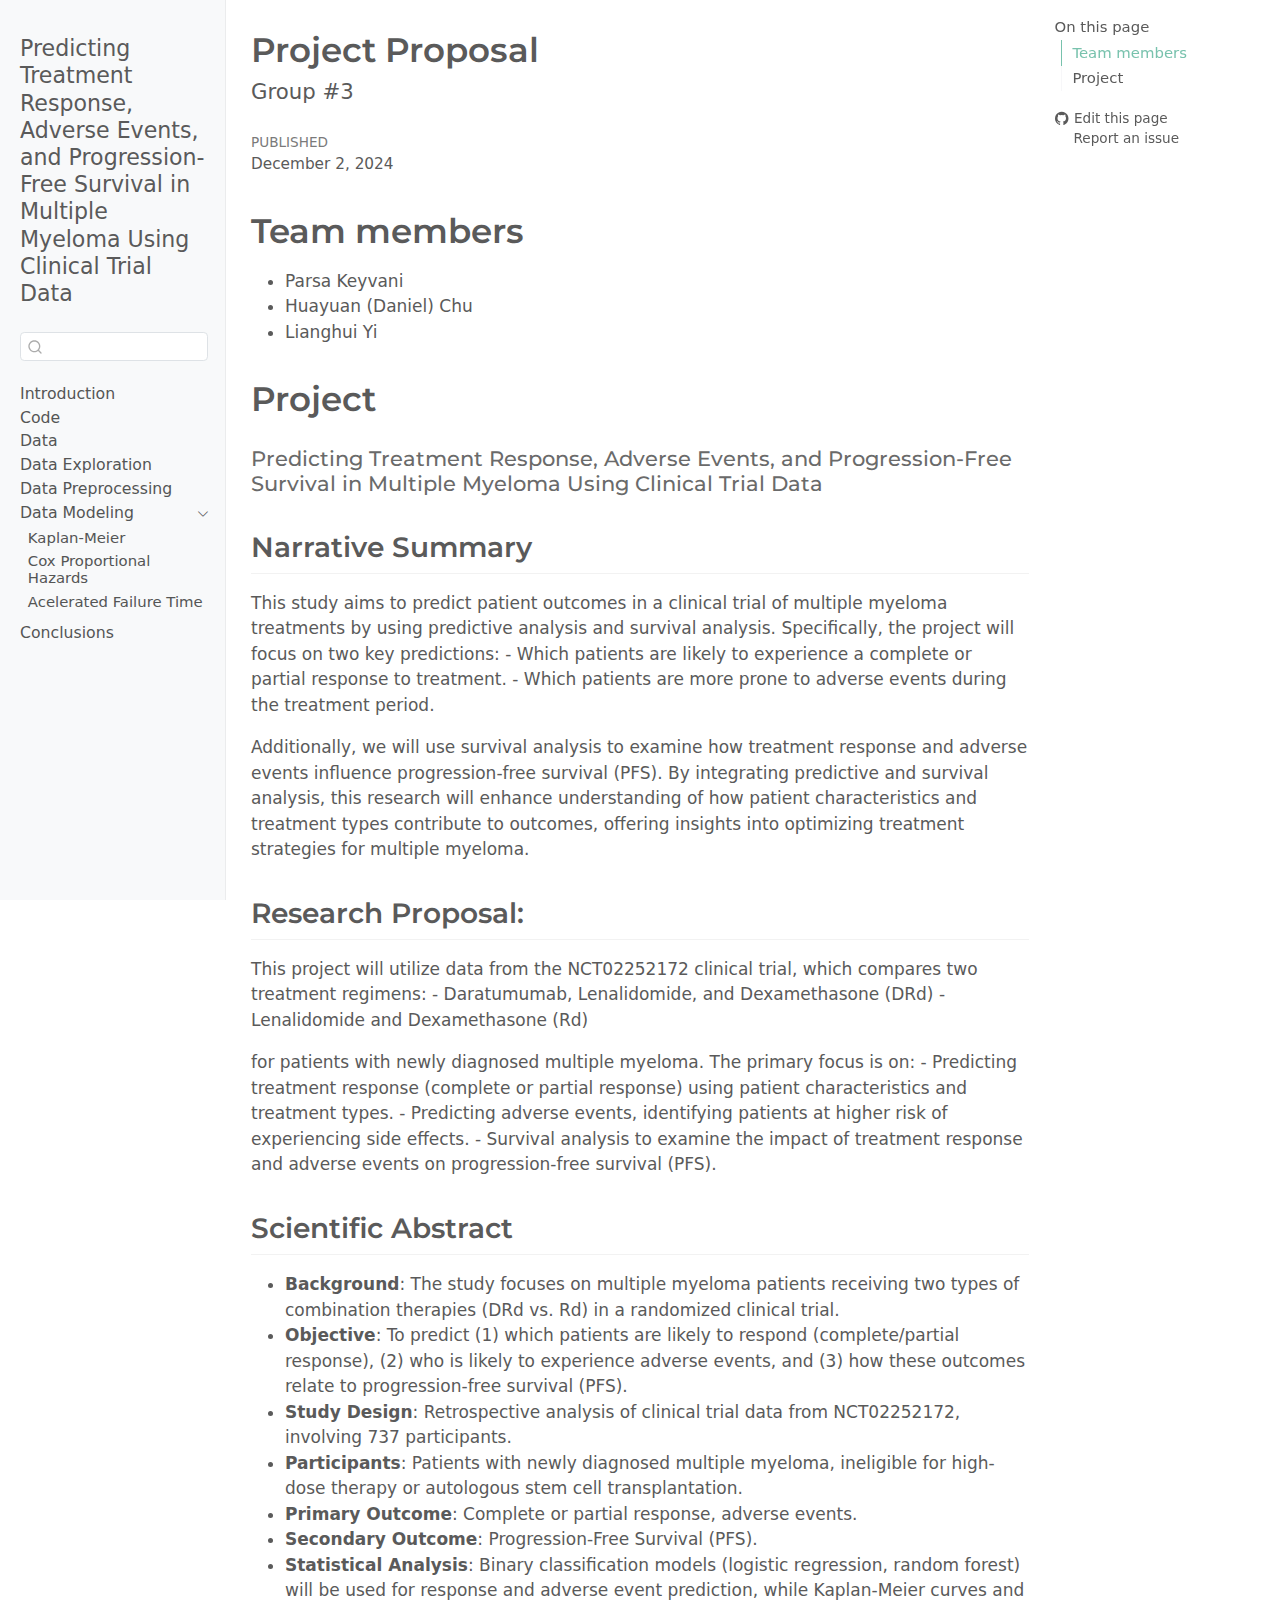
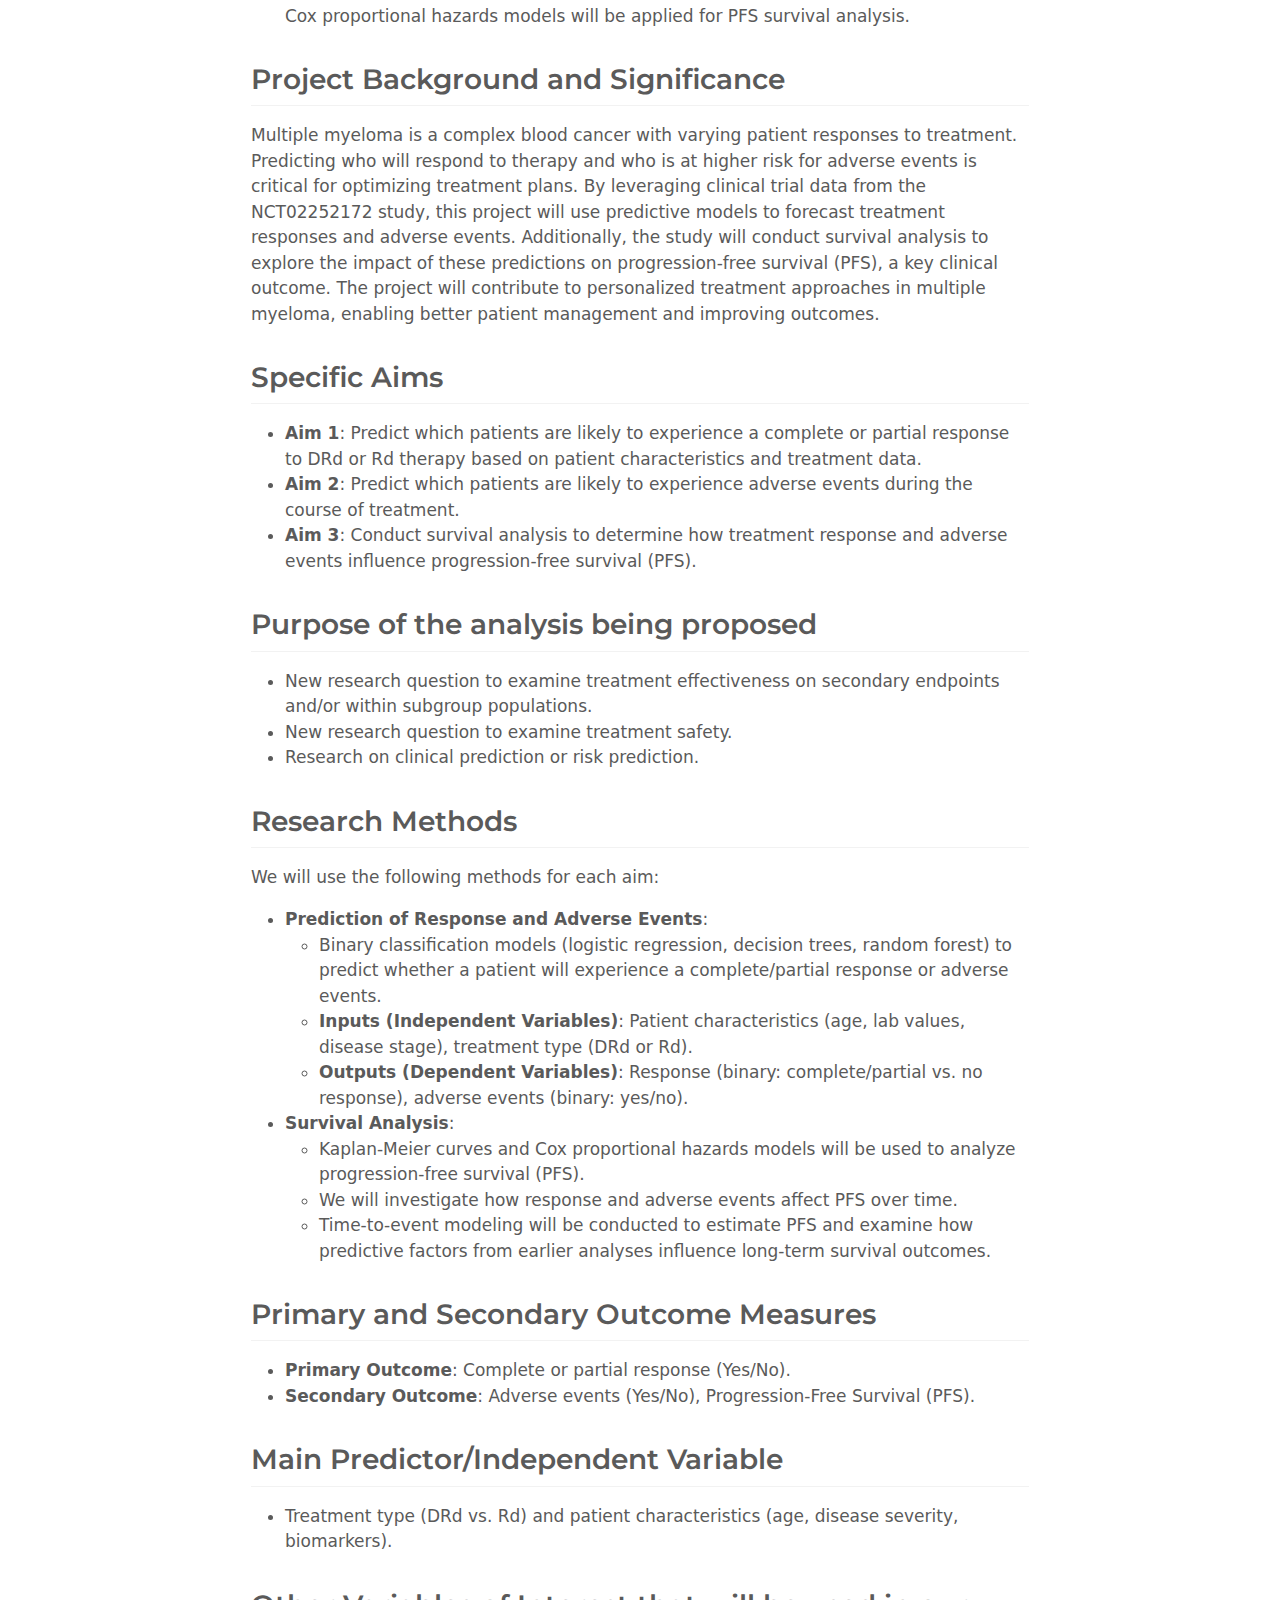
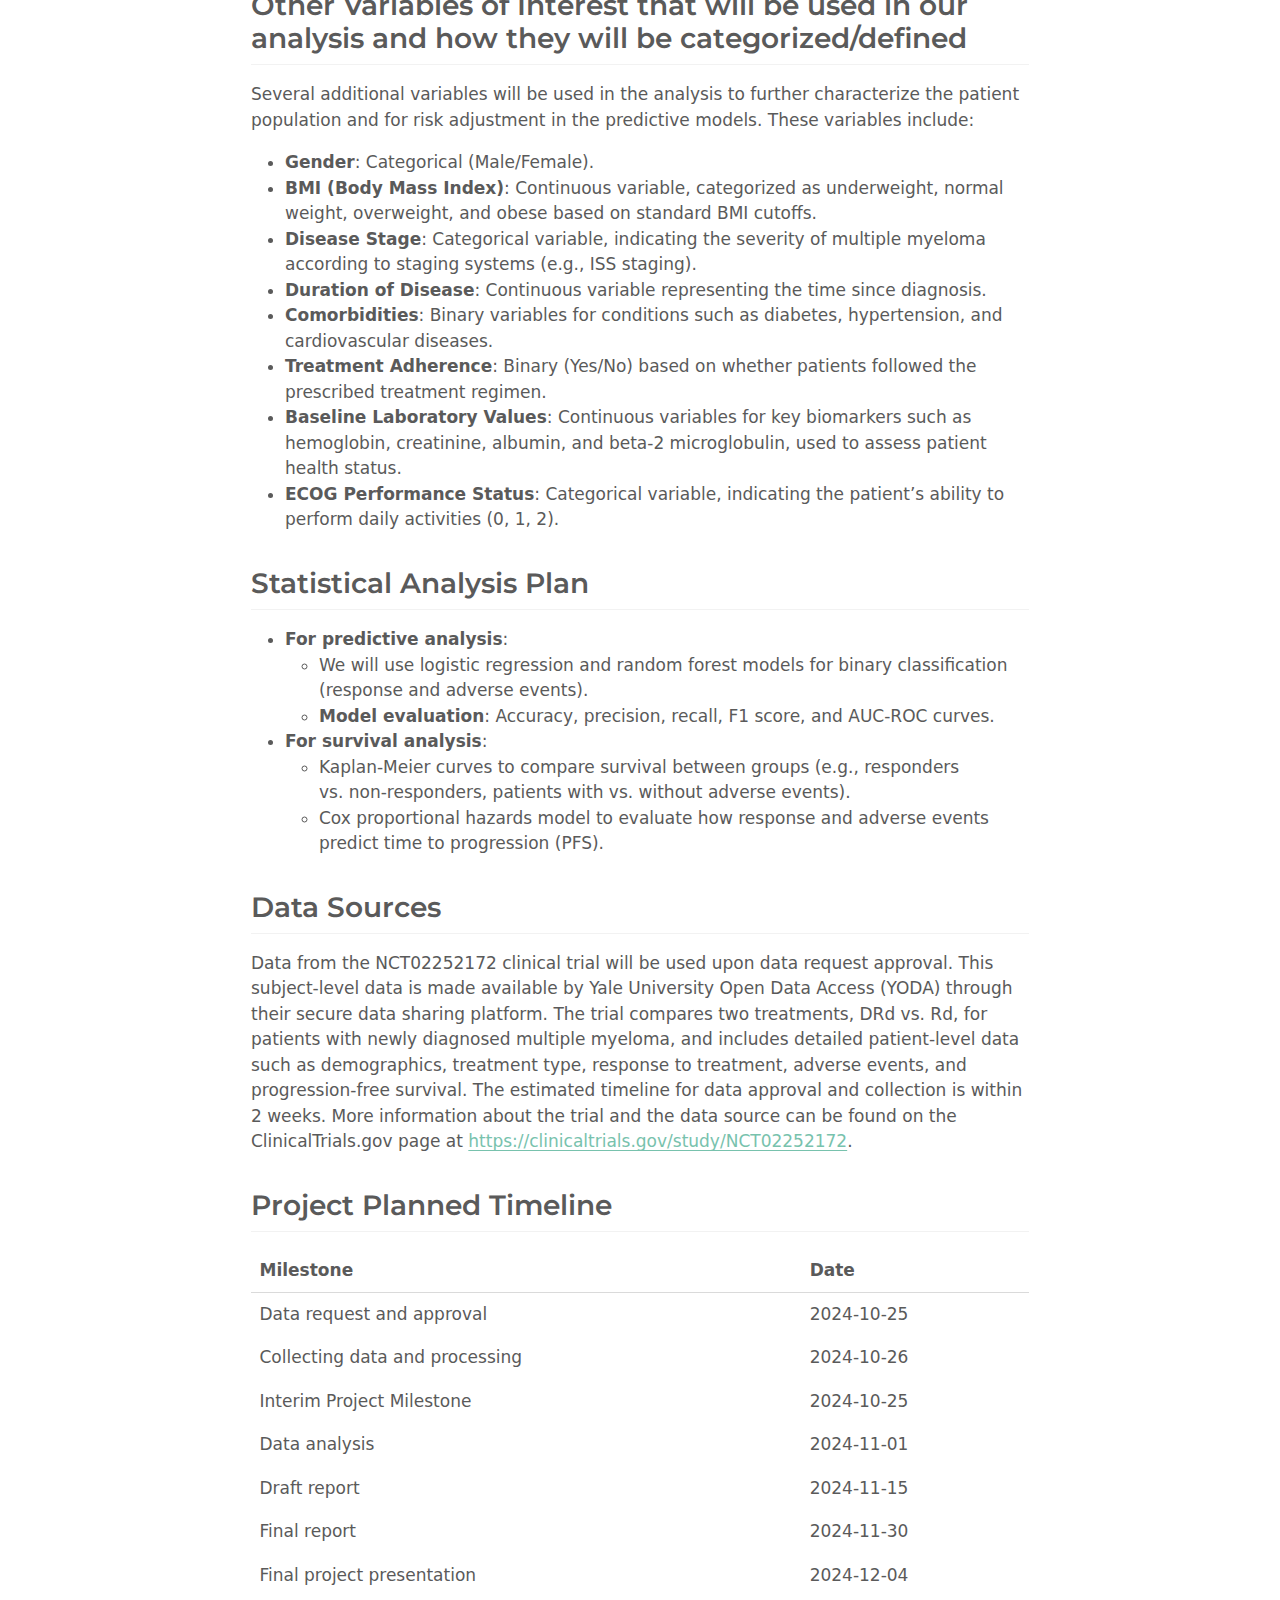
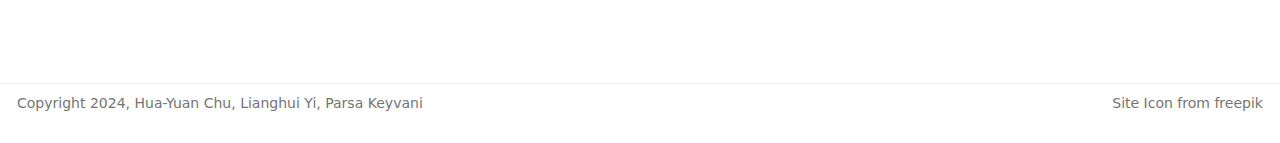
<file: 6150/index.html>
<!DOCTYPE html>
<html xmlns="http://www.w3.org/1999/xhtml" lang="en" xml:lang="en"><head>

<meta charset="utf-8">
<meta name="generator" content="quarto-1.4.549">

<meta name="viewport" content="width=device-width, initial-scale=1.0, user-scalable=yes">

<meta name="dcterms.date" content="2024-12-02">

<title>Predicting Treatment Response, Adverse Events, and Progression-Free Survival in Multiple Myeloma Using Clinical Trial Data - Project Proposal</title>
<style>
code{white-space: pre-wrap;}
span.smallcaps{font-variant: small-caps;}
div.columns{display: flex; gap: min(4vw, 1.5em);}
div.column{flex: auto; overflow-x: auto;}
div.hanging-indent{margin-left: 1.5em; text-indent: -1.5em;}
ul.task-list{list-style: none;}
ul.task-list li input[type="checkbox"] {
  width: 0.8em;
  margin: 0 0.8em 0.2em -1em; /* quarto-specific, see https://github.com/quarto-dev/quarto-cli/issues/4556 */ 
  vertical-align: middle;
}
</style>


<script src="site_libs/quarto-nav/quarto-nav.js"></script>
<script src="site_libs/quarto-nav/headroom.min.js"></script>
<script src="site_libs/clipboard/clipboard.min.js"></script>
<script src="site_libs/quarto-search/autocomplete.umd.js"></script>
<script src="site_libs/quarto-search/fuse.min.js"></script>
<script src="site_libs/quarto-search/quarto-search.js"></script>
<meta name="quarto:offset" content="./">
<link href="././favicon.png" rel="icon" type="image/png">
<script src="site_libs/quarto-html/quarto.js"></script>
<script src="site_libs/quarto-html/popper.min.js"></script>
<script src="site_libs/quarto-html/tippy.umd.min.js"></script>
<script src="site_libs/quarto-html/anchor.min.js"></script>
<link href="site_libs/quarto-html/tippy.css" rel="stylesheet">
<link href="site_libs/quarto-html/quarto-syntax-highlighting.css" rel="stylesheet" id="quarto-text-highlighting-styles">
<script src="site_libs/bootstrap/bootstrap.min.js"></script>
<link href="site_libs/bootstrap/bootstrap-icons.css" rel="stylesheet">
<link href="site_libs/bootstrap/bootstrap.min.css" rel="stylesheet" id="quarto-bootstrap" data-mode="light">
<script id="quarto-search-options" type="application/json">{
  "location": "sidebar",
  "copy-button": false,
  "collapse-after": 3,
  "panel-placement": "start",
  "type": "textbox",
  "limit": 50,
  "keyboard-shortcut": [
    "f",
    "/",
    "s"
  ],
  "show-item-context": false,
  "language": {
    "search-no-results-text": "No results",
    "search-matching-documents-text": "matching documents",
    "search-copy-link-title": "Copy link to search",
    "search-hide-matches-text": "Hide additional matches",
    "search-more-match-text": "more match in this document",
    "search-more-matches-text": "more matches in this document",
    "search-clear-button-title": "Clear",
    "search-text-placeholder": "",
    "search-detached-cancel-button-title": "Cancel",
    "search-submit-button-title": "Submit",
    "search-label": "Search"
  }
}</script>


</head>

<body class="nav-sidebar docked">

<div id="quarto-search-results"></div>
  <header id="quarto-header" class="headroom fixed-top">
  <nav class="quarto-secondary-nav">
    <div class="container-fluid d-flex">
      <button type="button" class="quarto-btn-toggle btn" data-bs-toggle="collapse" data-bs-target=".quarto-sidebar-collapse-item" aria-controls="quarto-sidebar" aria-expanded="false" aria-label="Toggle sidebar navigation" onclick="if (window.quartoToggleHeadroom) { window.quartoToggleHeadroom(); }">
        <i class="bi bi-layout-text-sidebar-reverse"></i>
      </button>
        <nav class="quarto-page-breadcrumbs" aria-label="breadcrumb"><ol class="breadcrumb"><li class="breadcrumb-item">
      Predicting Treatment Response, Adverse Events, and Progression-Free Survival in Multiple Myeloma Using Clinical Trial Data
      </li></ol></nav>
        <a class="flex-grow-1" role="button" data-bs-toggle="collapse" data-bs-target=".quarto-sidebar-collapse-item" aria-controls="quarto-sidebar" aria-expanded="false" aria-label="Toggle sidebar navigation" onclick="if (window.quartoToggleHeadroom) { window.quartoToggleHeadroom(); }">      
        </a>
      <button type="button" class="btn quarto-search-button" aria-label="" onclick="window.quartoOpenSearch();">
        <i class="bi bi-search"></i>
      </button>
    </div>
  </nav>
</header>
<!-- content -->
<div id="quarto-content" class="quarto-container page-columns page-rows-contents page-layout-article">
<!-- sidebar -->
  <nav id="quarto-sidebar" class="sidebar collapse collapse-horizontal quarto-sidebar-collapse-item sidebar-navigation docked overflow-auto">
    <div class="pt-lg-2 mt-2 text-left sidebar-header">
    <div class="sidebar-title mb-0 py-0">
      <a href="./">Predicting Treatment Response, Adverse Events, and Progression-Free Survival in Multiple Myeloma Using Clinical Trial Data</a> 
    </div>
      </div>
        <div class="mt-2 flex-shrink-0 align-items-center">
        <div class="sidebar-search">
        <div id="quarto-search" class="" title="Search"></div>
        </div>
        </div>
    <div class="sidebar-menu-container"> 
    <ul class="list-unstyled mt-1">
        <li class="sidebar-item">
  <div class="sidebar-item-container"> 
  <a href="./project-proposal.html" class="sidebar-item-text sidebar-link">
 <span class="menu-text">Introduction</span></a>
  </div>
</li>
        <li class="sidebar-item">
  <div class="sidebar-item-container"> 
  <a href="https://github.com/gu-dsan6150/fall-2024-project-team-03/tree/main/code/" class="sidebar-item-text sidebar-link">
 <span class="menu-text">Code</span></a>
  </div>
</li>
        <li class="sidebar-item">
  <div class="sidebar-item-container"> 
  <a href="./data-gathering.html" class="sidebar-item-text sidebar-link">
 <span class="menu-text">Data</span></a>
  </div>
</li>
        <li class="sidebar-item">
  <div class="sidebar-item-container"> 
  <a href="./eda.html" class="sidebar-item-text sidebar-link">
 <span class="menu-text">Data Exploration</span></a>
  </div>
</li>
        <li class="sidebar-item">
  <div class="sidebar-item-container"> 
  <a href="./data_preprocess.html" class="sidebar-item-text sidebar-link">
 <span class="menu-text">Data Preprocessing</span></a>
  </div>
</li>
        <li class="sidebar-item sidebar-item-section">
      <div class="sidebar-item-container"> 
            <a class="sidebar-item-text sidebar-link text-start" data-bs-toggle="collapse" data-bs-target="#quarto-sidebar-section-1" aria-expanded="true">
 <span class="menu-text">Data Modeling</span></a>
          <a class="sidebar-item-toggle text-start" data-bs-toggle="collapse" data-bs-target="#quarto-sidebar-section-1" aria-expanded="true" aria-label="Toggle section">
            <i class="bi bi-chevron-right ms-2"></i>
          </a> 
      </div>
      <ul id="quarto-sidebar-section-1" class="collapse list-unstyled sidebar-section depth1 show">  
          <li class="sidebar-item">
  <div class="sidebar-item-container"> 
  <a href="./keplanmeier.html" class="sidebar-item-text sidebar-link">
 <span class="menu-text">Kaplan-Meier</span></a>
  </div>
</li>
          <li class="sidebar-item">
  <div class="sidebar-item-container"> 
  <a href="./cox.html" class="sidebar-item-text sidebar-link">
 <span class="menu-text">Cox Proportional Hazards</span></a>
  </div>
</li>
          <li class="sidebar-item">
  <div class="sidebar-item-container"> 
  <a href="./accelerated_failure_time.html" class="sidebar-item-text sidebar-link">
 <span class="menu-text">Acelerated Failure Time</span></a>
  </div>
</li>
      </ul>
  </li>
        <li class="sidebar-item">
  <div class="sidebar-item-container"> 
  <a href="./conclusions.html" class="sidebar-item-text sidebar-link">
 <span class="menu-text">Conclusions</span></a>
  </div>
</li>
    </ul>
    </div>
</nav>
<div id="quarto-sidebar-glass" class="quarto-sidebar-collapse-item" data-bs-toggle="collapse" data-bs-target=".quarto-sidebar-collapse-item"></div>
<!-- margin-sidebar -->
    <div id="quarto-margin-sidebar" class="sidebar margin-sidebar">
        <nav id="TOC" role="doc-toc" class="toc-active">
    <h2 id="toc-title">On this page</h2>
   
  <ul>
  <li><a href="#team-members" id="toc-team-members" class="nav-link active" data-scroll-target="#team-members">Team members</a></li>
  <li><a href="#project" id="toc-project" class="nav-link" data-scroll-target="#project">Project</a>
  <ul class="collapse">
  <li><a href="#narrative-summary" id="toc-narrative-summary" class="nav-link" data-scroll-target="#narrative-summary">Narrative Summary</a></li>
  <li><a href="#research-proposal" id="toc-research-proposal" class="nav-link" data-scroll-target="#research-proposal">Research Proposal:</a></li>
  <li><a href="#scientific-abstract" id="toc-scientific-abstract" class="nav-link" data-scroll-target="#scientific-abstract">Scientific Abstract</a></li>
  <li><a href="#project-background-and-significance" id="toc-project-background-and-significance" class="nav-link" data-scroll-target="#project-background-and-significance">Project Background and Significance</a></li>
  <li><a href="#specific-aims" id="toc-specific-aims" class="nav-link" data-scroll-target="#specific-aims">Specific Aims</a></li>
  <li><a href="#purpose-of-the-analysis-being-proposed" id="toc-purpose-of-the-analysis-being-proposed" class="nav-link" data-scroll-target="#purpose-of-the-analysis-being-proposed">Purpose of the analysis being proposed</a></li>
  <li><a href="#research-methods" id="toc-research-methods" class="nav-link" data-scroll-target="#research-methods">Research Methods</a></li>
  <li><a href="#primary-and-secondary-outcome-measures" id="toc-primary-and-secondary-outcome-measures" class="nav-link" data-scroll-target="#primary-and-secondary-outcome-measures">Primary and Secondary Outcome Measures</a></li>
  <li><a href="#main-predictorindependent-variable" id="toc-main-predictorindependent-variable" class="nav-link" data-scroll-target="#main-predictorindependent-variable">Main Predictor/Independent Variable</a></li>
  <li><a href="#other-variables-of-interest-that-will-be-used-in-our-analysis-and-how-they-will-be-categorizeddefined" id="toc-other-variables-of-interest-that-will-be-used-in-our-analysis-and-how-they-will-be-categorizeddefined" class="nav-link" data-scroll-target="#other-variables-of-interest-that-will-be-used-in-our-analysis-and-how-they-will-be-categorizeddefined">Other Variables of Interest that will be used in our analysis and how they will be categorized/defined</a></li>
  <li><a href="#statistical-analysis-plan" id="toc-statistical-analysis-plan" class="nav-link" data-scroll-target="#statistical-analysis-plan">Statistical Analysis Plan</a></li>
  <li><a href="#data-sources" id="toc-data-sources" class="nav-link" data-scroll-target="#data-sources">Data Sources</a></li>
  <li><a href="#project-planned-timeline" id="toc-project-planned-timeline" class="nav-link" data-scroll-target="#project-planned-timeline">Project Planned Timeline</a></li>
  </ul></li>
  </ul>
<div class="toc-actions"><ul><li><a href="https://github.dev/gu-dsan6150/fall-2024-project-team-03/blob/main/index.ipynb" class="toc-action"><i class="bi bi-github"></i>Edit this page</a></li><li><a href="https://github.com/gu-dsan6150/fall-2024-project-team-03/issues/new" class="toc-action"><i class="bi empty"></i>Report an issue</a></li></ul></div></nav>
    </div>
<!-- main -->
<main class="content" id="quarto-document-content">

<header id="title-block-header" class="quarto-title-block default">
<div class="quarto-title">
<h1 class="title">Project Proposal</h1>
<p class="subtitle lead">Group #3</p>
</div>



<div class="quarto-title-meta">

    
    <div>
    <div class="quarto-title-meta-heading">Published</div>
    <div class="quarto-title-meta-contents">
      <p class="date">December 2, 2024</p>
    </div>
  </div>
  
    
  </div>
  


</header>


<section id="team-members" class="level1">
<h1>Team members</h1>
<ul>
<li>Parsa Keyvani</li>
<li>Huayuan (Daniel) Chu</li>
<li>Lianghui Yi</li>
</ul>
</section>
<section id="project" class="level1">
<h1>Project</h1>
<section id="predicting-treatment-response-adverse-events-and-progression-free-survival-in-multiple-myeloma-using-clinical-trial-data" class="level4">
<h4 class="anchored" data-anchor-id="predicting-treatment-response-adverse-events-and-progression-free-survival-in-multiple-myeloma-using-clinical-trial-data">Predicting Treatment Response, Adverse Events, and Progression-Free Survival in Multiple Myeloma Using Clinical Trial Data</h4>
</section>
<section id="narrative-summary" class="level2">
<h2 class="anchored" data-anchor-id="narrative-summary">Narrative Summary</h2>
<p>This study aims to predict patient outcomes in a clinical trial of multiple myeloma treatments by using predictive analysis and survival analysis. Specifically, the project will focus on two key predictions: - Which patients are likely to experience a complete or partial response to treatment. - Which patients are more prone to adverse events during the treatment period.</p>
<p>Additionally, we will use survival analysis to examine how treatment response and adverse events influence progression-free survival (PFS). By integrating predictive and survival analysis, this research will enhance understanding of how patient characteristics and treatment types contribute to outcomes, offering insights into optimizing treatment strategies for multiple myeloma.</p>
</section>
<section id="research-proposal" class="level2">
<h2 class="anchored" data-anchor-id="research-proposal">Research Proposal:</h2>
<p>This project will utilize data from the NCT02252172 clinical trial, which compares two treatment regimens: - Daratumumab, Lenalidomide, and Dexamethasone (DRd) - Lenalidomide and Dexamethasone (Rd)</p>
<p>for patients with newly diagnosed multiple myeloma. The primary focus is on: - Predicting treatment response (complete or partial response) using patient characteristics and treatment types. - Predicting adverse events, identifying patients at higher risk of experiencing side effects. - Survival analysis to examine the impact of treatment response and adverse events on progression-free survival (PFS).</p>
</section>
<section id="scientific-abstract" class="level2">
<h2 class="anchored" data-anchor-id="scientific-abstract">Scientific Abstract</h2>
<ul>
<li><strong>Background</strong>: The study focuses on multiple myeloma patients receiving two types of combination therapies (DRd vs.&nbsp;Rd) in a randomized clinical trial.</li>
<li><strong>Objective</strong>: To predict (1) which patients are likely to respond (complete/partial response), (2) who is likely to experience adverse events, and (3) how these outcomes relate to progression-free survival (PFS).</li>
<li><strong>Study Design</strong>: Retrospective analysis of clinical trial data from NCT02252172, involving 737 participants.</li>
<li><strong>Participants</strong>: Patients with newly diagnosed multiple myeloma, ineligible for high-dose therapy or autologous stem cell transplantation.</li>
<li><strong>Primary Outcome</strong>: Complete or partial response, adverse events.</li>
<li><strong>Secondary Outcome</strong>: Progression-Free Survival (PFS).</li>
<li><strong>Statistical Analysis</strong>: Binary classification models (logistic regression, random forest) will be used for response and adverse event prediction, while Kaplan-Meier curves and Cox proportional hazards models will be applied for PFS survival analysis.</li>
</ul>
</section>
<section id="project-background-and-significance" class="level2">
<h2 class="anchored" data-anchor-id="project-background-and-significance">Project Background and Significance</h2>
<p>Multiple myeloma is a complex blood cancer with varying patient responses to treatment. Predicting who will respond to therapy and who is at higher risk for adverse events is critical for optimizing treatment plans. By leveraging clinical trial data from the NCT02252172 study, this project will use predictive models to forecast treatment responses and adverse events. Additionally, the study will conduct survival analysis to explore the impact of these predictions on progression-free survival (PFS), a key clinical outcome. The project will contribute to personalized treatment approaches in multiple myeloma, enabling better patient management and improving outcomes.</p>
</section>
<section id="specific-aims" class="level2">
<h2 class="anchored" data-anchor-id="specific-aims">Specific Aims</h2>
<ul>
<li><strong>Aim 1</strong>: Predict which patients are likely to experience a complete or partial response to DRd or Rd therapy based on patient characteristics and treatment data.</li>
<li><strong>Aim 2</strong>: Predict which patients are likely to experience adverse events during the course of treatment.</li>
<li><strong>Aim 3</strong>: Conduct survival analysis to determine how treatment response and adverse events influence progression-free survival (PFS).</li>
</ul>
</section>
<section id="purpose-of-the-analysis-being-proposed" class="level2">
<h2 class="anchored" data-anchor-id="purpose-of-the-analysis-being-proposed">Purpose of the analysis being proposed</h2>
<ul>
<li>New research question to examine treatment effectiveness on secondary endpoints and/or within subgroup populations.</li>
<li>New research question to examine treatment safety.</li>
<li>Research on clinical prediction or risk prediction.</li>
</ul>
</section>
<section id="research-methods" class="level2">
<h2 class="anchored" data-anchor-id="research-methods">Research Methods</h2>
<p>We will use the following methods for each aim:</p>
<ul>
<li><strong>Prediction of Response and Adverse Events</strong>:
<ul>
<li>Binary classification models (logistic regression, decision trees, random forest) to predict whether a patient will experience a complete/partial response or adverse events.</li>
<li><strong>Inputs (Independent Variables)</strong>: Patient characteristics (age, lab values, disease stage), treatment type (DRd or Rd).</li>
<li><strong>Outputs (Dependent Variables)</strong>: Response (binary: complete/partial vs.&nbsp;no response), adverse events (binary: yes/no).</li>
</ul></li>
<li><strong>Survival Analysis</strong>:
<ul>
<li>Kaplan-Meier curves and Cox proportional hazards models will be used to analyze progression-free survival (PFS).</li>
<li>We will investigate how response and adverse events affect PFS over time.</li>
<li>Time-to-event modeling will be conducted to estimate PFS and examine how predictive factors from earlier analyses influence long-term survival outcomes.</li>
</ul></li>
</ul>
</section>
<section id="primary-and-secondary-outcome-measures" class="level2">
<h2 class="anchored" data-anchor-id="primary-and-secondary-outcome-measures">Primary and Secondary Outcome Measures</h2>
<ul>
<li><strong>Primary Outcome</strong>: Complete or partial response (Yes/No).</li>
<li><strong>Secondary Outcome</strong>: Adverse events (Yes/No), Progression-Free Survival (PFS).</li>
</ul>
</section>
<section id="main-predictorindependent-variable" class="level2">
<h2 class="anchored" data-anchor-id="main-predictorindependent-variable">Main Predictor/Independent Variable</h2>
<ul>
<li>Treatment type (DRd vs.&nbsp;Rd) and patient characteristics (age, disease severity, biomarkers).</li>
</ul>
</section>
<section id="other-variables-of-interest-that-will-be-used-in-our-analysis-and-how-they-will-be-categorizeddefined" class="level2">
<h2 class="anchored" data-anchor-id="other-variables-of-interest-that-will-be-used-in-our-analysis-and-how-they-will-be-categorizeddefined">Other Variables of Interest that will be used in our analysis and how they will be categorized/defined</h2>
<p>Several additional variables will be used in the analysis to further characterize the patient population and for risk adjustment in the predictive models. These variables include:</p>
<ul>
<li><strong>Gender</strong>: Categorical (Male/Female).</li>
<li><strong>BMI (Body Mass Index)</strong>: Continuous variable, categorized as underweight, normal weight, overweight, and obese based on standard BMI cutoffs.</li>
<li><strong>Disease Stage</strong>: Categorical variable, indicating the severity of multiple myeloma according to staging systems (e.g., ISS staging).</li>
<li><strong>Duration of Disease</strong>: Continuous variable representing the time since diagnosis.</li>
<li><strong>Comorbidities</strong>: Binary variables for conditions such as diabetes, hypertension, and cardiovascular diseases.</li>
<li><strong>Treatment Adherence</strong>: Binary (Yes/No) based on whether patients followed the prescribed treatment regimen.</li>
<li><strong>Baseline Laboratory Values</strong>: Continuous variables for key biomarkers such as hemoglobin, creatinine, albumin, and beta-2 microglobulin, used to assess patient health status.</li>
<li><strong>ECOG Performance Status</strong>: Categorical variable, indicating the patient’s ability to perform daily activities (0, 1, 2).</li>
</ul>
</section>
<section id="statistical-analysis-plan" class="level2">
<h2 class="anchored" data-anchor-id="statistical-analysis-plan">Statistical Analysis Plan</h2>
<ul>
<li><strong>For predictive analysis</strong>:
<ul>
<li>We will use logistic regression and random forest models for binary classification (response and adverse events).</li>
<li><strong>Model evaluation</strong>: Accuracy, precision, recall, F1 score, and AUC-ROC curves.</li>
</ul></li>
<li><strong>For survival analysis</strong>:
<ul>
<li>Kaplan-Meier curves to compare survival between groups (e.g., responders vs.&nbsp;non-responders, patients with vs.&nbsp;without adverse events).</li>
<li>Cox proportional hazards model to evaluate how response and adverse events predict time to progression (PFS).</li>
</ul></li>
</ul>
</section>
<section id="data-sources" class="level2">
<h2 class="anchored" data-anchor-id="data-sources">Data Sources</h2>
<p>Data from the NCT02252172 clinical trial will be used upon data request approval. This subject-level data is made available by Yale University Open Data Access (YODA) through their secure data sharing platform. The trial compares two treatments, DRd vs.&nbsp;Rd, for patients with newly diagnosed multiple myeloma, and includes detailed patient-level data such as demographics, treatment type, response to treatment, adverse events, and progression-free survival. The estimated timeline for data approval and collection is within 2 weeks. More information about the trial and the data source can be found on the ClinicalTrials.gov page at <a href="https://clinicaltrials.gov/study/NCT02252172">https://clinicaltrials.gov/study/NCT02252172</a>.</p>
</section>
<section id="project-planned-timeline" class="level2">
<h2 class="anchored" data-anchor-id="project-planned-timeline">Project Planned Timeline</h2>
<table class="table">
<thead>
<tr class="header">
<th>Milestone</th>
<th>Date</th>
</tr>
</thead>
<tbody>
<tr class="odd">
<td>Data request and approval</td>
<td>2024-10-25</td>
</tr>
<tr class="even">
<td>Collecting data and processing</td>
<td>2024-10-26</td>
</tr>
<tr class="odd">
<td>Interim Project Milestone</td>
<td>2024-10-25</td>
</tr>
<tr class="even">
<td>Data analysis</td>
<td>2024-11-01</td>
</tr>
<tr class="odd">
<td>Draft report</td>
<td>2024-11-15</td>
</tr>
<tr class="even">
<td>Final report</td>
<td>2024-11-30</td>
</tr>
<tr class="odd">
<td>Final project presentation</td>
<td>2024-12-04</td>
</tr>
</tbody>
</table>


</section>
</section>

</main> <!-- /main -->
<script id="quarto-html-after-body" type="application/javascript">
window.document.addEventListener("DOMContentLoaded", function (event) {
  const toggleBodyColorMode = (bsSheetEl) => {
    const mode = bsSheetEl.getAttribute("data-mode");
    const bodyEl = window.document.querySelector("body");
    if (mode === "dark") {
      bodyEl.classList.add("quarto-dark");
      bodyEl.classList.remove("quarto-light");
    } else {
      bodyEl.classList.add("quarto-light");
      bodyEl.classList.remove("quarto-dark");
    }
  }
  const toggleBodyColorPrimary = () => {
    const bsSheetEl = window.document.querySelector("link#quarto-bootstrap");
    if (bsSheetEl) {
      toggleBodyColorMode(bsSheetEl);
    }
  }
  toggleBodyColorPrimary();  
  const icon = "";
  const anchorJS = new window.AnchorJS();
  anchorJS.options = {
    placement: 'right',
    icon: icon
  };
  anchorJS.add('.anchored');
  const isCodeAnnotation = (el) => {
    for (const clz of el.classList) {
      if (clz.startsWith('code-annotation-')) {                     
        return true;
      }
    }
    return false;
  }
  const clipboard = new window.ClipboardJS('.code-copy-button', {
    text: function(trigger) {
      const codeEl = trigger.previousElementSibling.cloneNode(true);
      for (const childEl of codeEl.children) {
        if (isCodeAnnotation(childEl)) {
          childEl.remove();
        }
      }
      return codeEl.innerText;
    }
  });
  clipboard.on('success', function(e) {
    // button target
    const button = e.trigger;
    // don't keep focus
    button.blur();
    // flash "checked"
    button.classList.add('code-copy-button-checked');
    var currentTitle = button.getAttribute("title");
    button.setAttribute("title", "Copied!");
    let tooltip;
    if (window.bootstrap) {
      button.setAttribute("data-bs-toggle", "tooltip");
      button.setAttribute("data-bs-placement", "left");
      button.setAttribute("data-bs-title", "Copied!");
      tooltip = new bootstrap.Tooltip(button, 
        { trigger: "manual", 
          customClass: "code-copy-button-tooltip",
          offset: [0, -8]});
      tooltip.show();    
    }
    setTimeout(function() {
      if (tooltip) {
        tooltip.hide();
        button.removeAttribute("data-bs-title");
        button.removeAttribute("data-bs-toggle");
        button.removeAttribute("data-bs-placement");
      }
      button.setAttribute("title", currentTitle);
      button.classList.remove('code-copy-button-checked');
    }, 1000);
    // clear code selection
    e.clearSelection();
  });
  function tippyHover(el, contentFn, onTriggerFn, onUntriggerFn) {
    const config = {
      allowHTML: true,
      maxWidth: 500,
      delay: 100,
      arrow: false,
      appendTo: function(el) {
          return el.parentElement;
      },
      interactive: true,
      interactiveBorder: 10,
      theme: 'quarto',
      placement: 'bottom-start',
    };
    if (contentFn) {
      config.content = contentFn;
    }
    if (onTriggerFn) {
      config.onTrigger = onTriggerFn;
    }
    if (onUntriggerFn) {
      config.onUntrigger = onUntriggerFn;
    }
    window.tippy(el, config); 
  }
  const noterefs = window.document.querySelectorAll('a[role="doc-noteref"]');
  for (var i=0; i<noterefs.length; i++) {
    const ref = noterefs[i];
    tippyHover(ref, function() {
      // use id or data attribute instead here
      let href = ref.getAttribute('data-footnote-href') || ref.getAttribute('href');
      try { href = new URL(href).hash; } catch {}
      const id = href.replace(/^#\/?/, "");
      const note = window.document.getElementById(id);
      return note.innerHTML;
    });
  }
  const xrefs = window.document.querySelectorAll('a.quarto-xref');
  const processXRef = (id, note) => {
    // Strip column container classes
    const stripColumnClz = (el) => {
      el.classList.remove("page-full", "page-columns");
      if (el.children) {
        for (const child of el.children) {
          stripColumnClz(child);
        }
      }
    }
    stripColumnClz(note)
    if (id === null || id.startsWith('sec-')) {
      // Special case sections, only their first couple elements
      const container = document.createElement("div");
      if (note.children && note.children.length > 2) {
        container.appendChild(note.children[0].cloneNode(true));
        for (let i = 1; i < note.children.length; i++) {
          const child = note.children[i];
          if (child.tagName === "P" && child.innerText === "") {
            continue;
          } else {
            container.appendChild(child.cloneNode(true));
            break;
          }
        }
        if (window.Quarto?.typesetMath) {
          window.Quarto.typesetMath(container);
        }
        return container.innerHTML
      } else {
        if (window.Quarto?.typesetMath) {
          window.Quarto.typesetMath(note);
        }
        return note.innerHTML;
      }
    } else {
      // Remove any anchor links if they are present
      const anchorLink = note.querySelector('a.anchorjs-link');
      if (anchorLink) {
        anchorLink.remove();
      }
      if (window.Quarto?.typesetMath) {
        window.Quarto.typesetMath(note);
      }
      // TODO in 1.5, we should make sure this works without a callout special case
      if (note.classList.contains("callout")) {
        return note.outerHTML;
      } else {
        return note.innerHTML;
      }
    }
  }
  for (var i=0; i<xrefs.length; i++) {
    const xref = xrefs[i];
    tippyHover(xref, undefined, function(instance) {
      instance.disable();
      let url = xref.getAttribute('href');
      let hash = undefined; 
      if (url.startsWith('#')) {
        hash = url;
      } else {
        try { hash = new URL(url).hash; } catch {}
      }
      if (hash) {
        const id = hash.replace(/^#\/?/, "");
        const note = window.document.getElementById(id);
        if (note !== null) {
          try {
            const html = processXRef(id, note.cloneNode(true));
            instance.setContent(html);
          } finally {
            instance.enable();
            instance.show();
          }
        } else {
          // See if we can fetch this
          fetch(url.split('#')[0])
          .then(res => res.text())
          .then(html => {
            const parser = new DOMParser();
            const htmlDoc = parser.parseFromString(html, "text/html");
            const note = htmlDoc.getElementById(id);
            if (note !== null) {
              const html = processXRef(id, note);
              instance.setContent(html);
            } 
          }).finally(() => {
            instance.enable();
            instance.show();
          });
        }
      } else {
        // See if we can fetch a full url (with no hash to target)
        // This is a special case and we should probably do some content thinning / targeting
        fetch(url)
        .then(res => res.text())
        .then(html => {
          const parser = new DOMParser();
          const htmlDoc = parser.parseFromString(html, "text/html");
          const note = htmlDoc.querySelector('main.content');
          if (note !== null) {
            // This should only happen for chapter cross references
            // (since there is no id in the URL)
            // remove the first header
            if (note.children.length > 0 && note.children[0].tagName === "HEADER") {
              note.children[0].remove();
            }
            const html = processXRef(null, note);
            instance.setContent(html);
          } 
        }).finally(() => {
          instance.enable();
          instance.show();
        });
      }
    }, function(instance) {
    });
  }
      let selectedAnnoteEl;
      const selectorForAnnotation = ( cell, annotation) => {
        let cellAttr = 'data-code-cell="' + cell + '"';
        let lineAttr = 'data-code-annotation="' +  annotation + '"';
        const selector = 'span[' + cellAttr + '][' + lineAttr + ']';
        return selector;
      }
      const selectCodeLines = (annoteEl) => {
        const doc = window.document;
        const targetCell = annoteEl.getAttribute("data-target-cell");
        const targetAnnotation = annoteEl.getAttribute("data-target-annotation");
        const annoteSpan = window.document.querySelector(selectorForAnnotation(targetCell, targetAnnotation));
        const lines = annoteSpan.getAttribute("data-code-lines").split(",");
        const lineIds = lines.map((line) => {
          return targetCell + "-" + line;
        })
        let top = null;
        let height = null;
        let parent = null;
        if (lineIds.length > 0) {
            //compute the position of the single el (top and bottom and make a div)
            const el = window.document.getElementById(lineIds[0]);
            top = el.offsetTop;
            height = el.offsetHeight;
            parent = el.parentElement.parentElement;
          if (lineIds.length > 1) {
            const lastEl = window.document.getElementById(lineIds[lineIds.length - 1]);
            const bottom = lastEl.offsetTop + lastEl.offsetHeight;
            height = bottom - top;
          }
          if (top !== null && height !== null && parent !== null) {
            // cook up a div (if necessary) and position it 
            let div = window.document.getElementById("code-annotation-line-highlight");
            if (div === null) {
              div = window.document.createElement("div");
              div.setAttribute("id", "code-annotation-line-highlight");
              div.style.position = 'absolute';
              parent.appendChild(div);
            }
            div.style.top = top - 2 + "px";
            div.style.height = height + 4 + "px";
            div.style.left = 0;
            let gutterDiv = window.document.getElementById("code-annotation-line-highlight-gutter");
            if (gutterDiv === null) {
              gutterDiv = window.document.createElement("div");
              gutterDiv.setAttribute("id", "code-annotation-line-highlight-gutter");
              gutterDiv.style.position = 'absolute';
              const codeCell = window.document.getElementById(targetCell);
              const gutter = codeCell.querySelector('.code-annotation-gutter');
              gutter.appendChild(gutterDiv);
            }
            gutterDiv.style.top = top - 2 + "px";
            gutterDiv.style.height = height + 4 + "px";
          }
          selectedAnnoteEl = annoteEl;
        }
      };
      const unselectCodeLines = () => {
        const elementsIds = ["code-annotation-line-highlight", "code-annotation-line-highlight-gutter"];
        elementsIds.forEach((elId) => {
          const div = window.document.getElementById(elId);
          if (div) {
            div.remove();
          }
        });
        selectedAnnoteEl = undefined;
      };
        // Handle positioning of the toggle
    window.addEventListener(
      "resize",
      throttle(() => {
        elRect = undefined;
        if (selectedAnnoteEl) {
          selectCodeLines(selectedAnnoteEl);
        }
      }, 10)
    );
    function throttle(fn, ms) {
    let throttle = false;
    let timer;
      return (...args) => {
        if(!throttle) { // first call gets through
            fn.apply(this, args);
            throttle = true;
        } else { // all the others get throttled
            if(timer) clearTimeout(timer); // cancel #2
            timer = setTimeout(() => {
              fn.apply(this, args);
              timer = throttle = false;
            }, ms);
        }
      };
    }
      // Attach click handler to the DT
      const annoteDls = window.document.querySelectorAll('dt[data-target-cell]');
      for (const annoteDlNode of annoteDls) {
        annoteDlNode.addEventListener('click', (event) => {
          const clickedEl = event.target;
          if (clickedEl !== selectedAnnoteEl) {
            unselectCodeLines();
            const activeEl = window.document.querySelector('dt[data-target-cell].code-annotation-active');
            if (activeEl) {
              activeEl.classList.remove('code-annotation-active');
            }
            selectCodeLines(clickedEl);
            clickedEl.classList.add('code-annotation-active');
          } else {
            // Unselect the line
            unselectCodeLines();
            clickedEl.classList.remove('code-annotation-active');
          }
        });
      }
  const findCites = (el) => {
    const parentEl = el.parentElement;
    if (parentEl) {
      const cites = parentEl.dataset.cites;
      if (cites) {
        return {
          el,
          cites: cites.split(' ')
        };
      } else {
        return findCites(el.parentElement)
      }
    } else {
      return undefined;
    }
  };
  var bibliorefs = window.document.querySelectorAll('a[role="doc-biblioref"]');
  for (var i=0; i<bibliorefs.length; i++) {
    const ref = bibliorefs[i];
    const citeInfo = findCites(ref);
    if (citeInfo) {
      tippyHover(citeInfo.el, function() {
        var popup = window.document.createElement('div');
        citeInfo.cites.forEach(function(cite) {
          var citeDiv = window.document.createElement('div');
          citeDiv.classList.add('hanging-indent');
          citeDiv.classList.add('csl-entry');
          var biblioDiv = window.document.getElementById('ref-' + cite);
          if (biblioDiv) {
            citeDiv.innerHTML = biblioDiv.innerHTML;
          }
          popup.appendChild(citeDiv);
        });
        return popup.innerHTML;
      });
    }
  }
});
</script>
</div> <!-- /content -->
<footer class="footer">
  <div class="nav-footer">
    <div class="nav-footer-left">
<p>Copyright 2024, Hua-Yuan Chu, Lianghui Yi, Parsa Keyvani</p>
</div>   
    <div class="nav-footer-center">
      &nbsp;
    <div class="toc-actions d-sm-block d-md-none"><ul><li><a href="https://github.dev/gu-dsan6150/fall-2024-project-team-03/blob/main/index.ipynb" class="toc-action"><i class="bi bi-github"></i>Edit this page</a></li><li><a href="https://github.com/gu-dsan6150/fall-2024-project-team-03/issues/new" class="toc-action"><i class="bi empty"></i>Report an issue</a></li></ul></div></div>
    <div class="nav-footer-right">
<p>Site Icon from freepik</p>
</div>
  </div>
</footer>




</body></html>
</file>
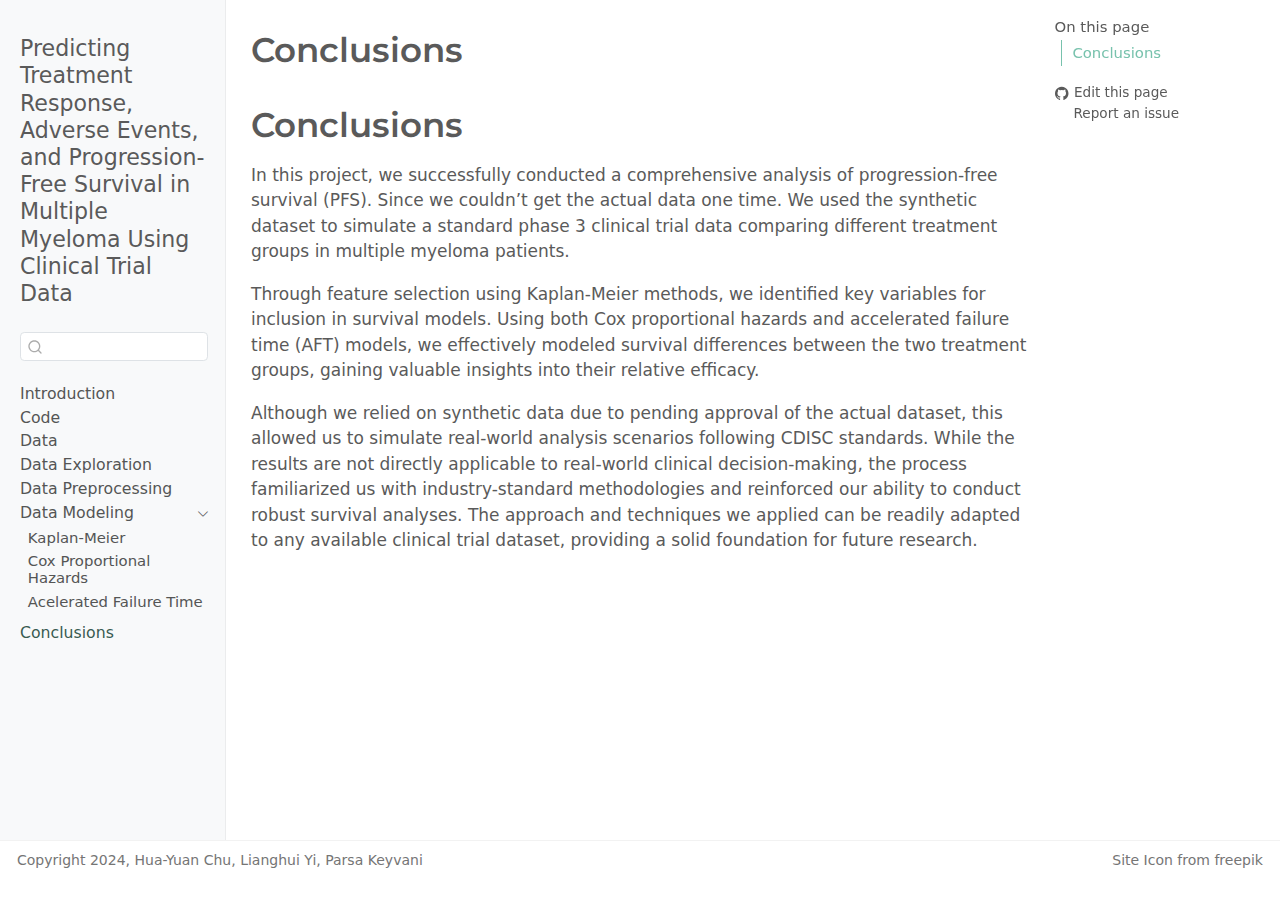
<file: 6150/conclusions.html>
<!DOCTYPE html>
<html xmlns="http://www.w3.org/1999/xhtml" lang="en" xml:lang="en"><head>

<meta charset="utf-8">
<meta name="generator" content="quarto-1.4.549">

<meta name="viewport" content="width=device-width, initial-scale=1.0, user-scalable=yes">


<title>Predicting Treatment Response, Adverse Events, and Progression-Free Survival in Multiple Myeloma Using Clinical Trial Data - Conclusions</title>
<style>
code{white-space: pre-wrap;}
span.smallcaps{font-variant: small-caps;}
div.columns{display: flex; gap: min(4vw, 1.5em);}
div.column{flex: auto; overflow-x: auto;}
div.hanging-indent{margin-left: 1.5em; text-indent: -1.5em;}
ul.task-list{list-style: none;}
ul.task-list li input[type="checkbox"] {
  width: 0.8em;
  margin: 0 0.8em 0.2em -1em; /* quarto-specific, see https://github.com/quarto-dev/quarto-cli/issues/4556 */ 
  vertical-align: middle;
}
</style>


<script src="site_libs/quarto-nav/quarto-nav.js"></script>
<script src="site_libs/quarto-nav/headroom.min.js"></script>
<script src="site_libs/clipboard/clipboard.min.js"></script>
<script src="site_libs/quarto-search/autocomplete.umd.js"></script>
<script src="site_libs/quarto-search/fuse.min.js"></script>
<script src="site_libs/quarto-search/quarto-search.js"></script>
<meta name="quarto:offset" content="./">
<link href="././favicon.png" rel="icon" type="image/png">
<script src="site_libs/quarto-html/quarto.js"></script>
<script src="site_libs/quarto-html/popper.min.js"></script>
<script src="site_libs/quarto-html/tippy.umd.min.js"></script>
<script src="site_libs/quarto-html/anchor.min.js"></script>
<link href="site_libs/quarto-html/tippy.css" rel="stylesheet">
<link href="site_libs/quarto-html/quarto-syntax-highlighting.css" rel="stylesheet" id="quarto-text-highlighting-styles">
<script src="site_libs/bootstrap/bootstrap.min.js"></script>
<link href="site_libs/bootstrap/bootstrap-icons.css" rel="stylesheet">
<link href="site_libs/bootstrap/bootstrap.min.css" rel="stylesheet" id="quarto-bootstrap" data-mode="light">
<script id="quarto-search-options" type="application/json">{
  "location": "sidebar",
  "copy-button": false,
  "collapse-after": 3,
  "panel-placement": "start",
  "type": "textbox",
  "limit": 50,
  "keyboard-shortcut": [
    "f",
    "/",
    "s"
  ],
  "show-item-context": false,
  "language": {
    "search-no-results-text": "No results",
    "search-matching-documents-text": "matching documents",
    "search-copy-link-title": "Copy link to search",
    "search-hide-matches-text": "Hide additional matches",
    "search-more-match-text": "more match in this document",
    "search-more-matches-text": "more matches in this document",
    "search-clear-button-title": "Clear",
    "search-text-placeholder": "",
    "search-detached-cancel-button-title": "Cancel",
    "search-submit-button-title": "Submit",
    "search-label": "Search"
  }
}</script>


</head>

<body class="nav-sidebar docked">

<div id="quarto-search-results"></div>
  <header id="quarto-header" class="headroom fixed-top">
  <nav class="quarto-secondary-nav">
    <div class="container-fluid d-flex">
      <button type="button" class="quarto-btn-toggle btn" data-bs-toggle="collapse" data-bs-target=".quarto-sidebar-collapse-item" aria-controls="quarto-sidebar" aria-expanded="false" aria-label="Toggle sidebar navigation" onclick="if (window.quartoToggleHeadroom) { window.quartoToggleHeadroom(); }">
        <i class="bi bi-layout-text-sidebar-reverse"></i>
      </button>
        <nav class="quarto-page-breadcrumbs" aria-label="breadcrumb"><ol class="breadcrumb"><li class="breadcrumb-item"><a href="./conclusions.html">Conclusions</a></li></ol></nav>
        <a class="flex-grow-1" role="button" data-bs-toggle="collapse" data-bs-target=".quarto-sidebar-collapse-item" aria-controls="quarto-sidebar" aria-expanded="false" aria-label="Toggle sidebar navigation" onclick="if (window.quartoToggleHeadroom) { window.quartoToggleHeadroom(); }">      
        </a>
      <button type="button" class="btn quarto-search-button" aria-label="" onclick="window.quartoOpenSearch();">
        <i class="bi bi-search"></i>
      </button>
    </div>
  </nav>
</header>
<!-- content -->
<div id="quarto-content" class="quarto-container page-columns page-rows-contents page-layout-article">
<!-- sidebar -->
  <nav id="quarto-sidebar" class="sidebar collapse collapse-horizontal quarto-sidebar-collapse-item sidebar-navigation docked overflow-auto">
    <div class="pt-lg-2 mt-2 text-left sidebar-header">
    <div class="sidebar-title mb-0 py-0">
      <a href="./">Predicting Treatment Response, Adverse Events, and Progression-Free Survival in Multiple Myeloma Using Clinical Trial Data</a> 
    </div>
      </div>
        <div class="mt-2 flex-shrink-0 align-items-center">
        <div class="sidebar-search">
        <div id="quarto-search" class="" title="Search"></div>
        </div>
        </div>
    <div class="sidebar-menu-container"> 
    <ul class="list-unstyled mt-1">
        <li class="sidebar-item">
  <div class="sidebar-item-container"> 
  <a href="./project-proposal.html" class="sidebar-item-text sidebar-link">
 <span class="menu-text">Introduction</span></a>
  </div>
</li>
        <li class="sidebar-item">
  <div class="sidebar-item-container"> 
  <a href="https://github.com/gu-dsan6150/fall-2024-project-team-03/tree/main/code/" class="sidebar-item-text sidebar-link">
 <span class="menu-text">Code</span></a>
  </div>
</li>
        <li class="sidebar-item">
  <div class="sidebar-item-container"> 
  <a href="./data-gathering.html" class="sidebar-item-text sidebar-link">
 <span class="menu-text">Data</span></a>
  </div>
</li>
        <li class="sidebar-item">
  <div class="sidebar-item-container"> 
  <a href="./eda.html" class="sidebar-item-text sidebar-link">
 <span class="menu-text">Data Exploration</span></a>
  </div>
</li>
        <li class="sidebar-item">
  <div class="sidebar-item-container"> 
  <a href="./data_preprocess.html" class="sidebar-item-text sidebar-link">
 <span class="menu-text">Data Preprocessing</span></a>
  </div>
</li>
        <li class="sidebar-item sidebar-item-section">
      <div class="sidebar-item-container"> 
            <a class="sidebar-item-text sidebar-link text-start" data-bs-toggle="collapse" data-bs-target="#quarto-sidebar-section-1" aria-expanded="true">
 <span class="menu-text">Data Modeling</span></a>
          <a class="sidebar-item-toggle text-start" data-bs-toggle="collapse" data-bs-target="#quarto-sidebar-section-1" aria-expanded="true" aria-label="Toggle section">
            <i class="bi bi-chevron-right ms-2"></i>
          </a> 
      </div>
      <ul id="quarto-sidebar-section-1" class="collapse list-unstyled sidebar-section depth1 show">  
          <li class="sidebar-item">
  <div class="sidebar-item-container"> 
  <a href="./keplanmeier.html" class="sidebar-item-text sidebar-link">
 <span class="menu-text">Kaplan-Meier</span></a>
  </div>
</li>
          <li class="sidebar-item">
  <div class="sidebar-item-container"> 
  <a href="./cox.html" class="sidebar-item-text sidebar-link">
 <span class="menu-text">Cox Proportional Hazards</span></a>
  </div>
</li>
          <li class="sidebar-item">
  <div class="sidebar-item-container"> 
  <a href="./accelerated_failure_time.html" class="sidebar-item-text sidebar-link">
 <span class="menu-text">Acelerated Failure Time</span></a>
  </div>
</li>
      </ul>
  </li>
        <li class="sidebar-item">
  <div class="sidebar-item-container"> 
  <a href="./conclusions.html" class="sidebar-item-text sidebar-link active">
 <span class="menu-text">Conclusions</span></a>
  </div>
</li>
    </ul>
    </div>
</nav>
<div id="quarto-sidebar-glass" class="quarto-sidebar-collapse-item" data-bs-toggle="collapse" data-bs-target=".quarto-sidebar-collapse-item"></div>
<!-- margin-sidebar -->
    <div id="quarto-margin-sidebar" class="sidebar margin-sidebar">
        <nav id="TOC" role="doc-toc" class="toc-active">
    <h2 id="toc-title">On this page</h2>
   
  <ul>
  <li><a href="#conclusions" id="toc-conclusions" class="nav-link active" data-scroll-target="#conclusions">Conclusions</a></li>
  </ul>
<div class="toc-actions"><ul><li><a href="https://github.dev/gu-dsan6150/fall-2024-project-team-03/blob/main/conclusions.ipynb" class="toc-action"><i class="bi bi-github"></i>Edit this page</a></li><li><a href="https://github.com/gu-dsan6150/fall-2024-project-team-03/issues/new" class="toc-action"><i class="bi empty"></i>Report an issue</a></li></ul></div></nav>
    </div>
<!-- main -->
<main class="content" id="quarto-document-content">

<header id="title-block-header" class="quarto-title-block default">
<div class="quarto-title">
<h1 class="title">Conclusions</h1>
</div>



<div class="quarto-title-meta">

    
  
    
  </div>
  


</header>


<section id="conclusions" class="level1">
<h1>Conclusions</h1>
<p>In this project, we successfully conducted a comprehensive analysis of progression-free survival (PFS). Since we couldn’t get the actual data one time. We used the synthetic dataset to simulate a standard phase 3 clinical trial data comparing different treatment groups in multiple myeloma patients.</p>
<p>Through feature selection using Kaplan-Meier methods, we identified key variables for inclusion in survival models. Using both Cox proportional hazards and accelerated failure time (AFT) models, we effectively modeled survival differences between the two treatment groups, gaining valuable insights into their relative efficacy.</p>
<p>Although we relied on synthetic data due to pending approval of the actual dataset, this allowed us to simulate real-world analysis scenarios following CDISC standards. While the results are not directly applicable to real-world clinical decision-making, the process familiarized us with industry-standard methodologies and reinforced our ability to conduct robust survival analyses. The approach and techniques we applied can be readily adapted to any available clinical trial dataset, providing a solid foundation for future research.</p>


</section>

</main> <!-- /main -->
<script id="quarto-html-after-body" type="application/javascript">
window.document.addEventListener("DOMContentLoaded", function (event) {
  const toggleBodyColorMode = (bsSheetEl) => {
    const mode = bsSheetEl.getAttribute("data-mode");
    const bodyEl = window.document.querySelector("body");
    if (mode === "dark") {
      bodyEl.classList.add("quarto-dark");
      bodyEl.classList.remove("quarto-light");
    } else {
      bodyEl.classList.add("quarto-light");
      bodyEl.classList.remove("quarto-dark");
    }
  }
  const toggleBodyColorPrimary = () => {
    const bsSheetEl = window.document.querySelector("link#quarto-bootstrap");
    if (bsSheetEl) {
      toggleBodyColorMode(bsSheetEl);
    }
  }
  toggleBodyColorPrimary();  
  const icon = "";
  const anchorJS = new window.AnchorJS();
  anchorJS.options = {
    placement: 'right',
    icon: icon
  };
  anchorJS.add('.anchored');
  const isCodeAnnotation = (el) => {
    for (const clz of el.classList) {
      if (clz.startsWith('code-annotation-')) {                     
        return true;
      }
    }
    return false;
  }
  const clipboard = new window.ClipboardJS('.code-copy-button', {
    text: function(trigger) {
      const codeEl = trigger.previousElementSibling.cloneNode(true);
      for (const childEl of codeEl.children) {
        if (isCodeAnnotation(childEl)) {
          childEl.remove();
        }
      }
      return codeEl.innerText;
    }
  });
  clipboard.on('success', function(e) {
    // button target
    const button = e.trigger;
    // don't keep focus
    button.blur();
    // flash "checked"
    button.classList.add('code-copy-button-checked');
    var currentTitle = button.getAttribute("title");
    button.setAttribute("title", "Copied!");
    let tooltip;
    if (window.bootstrap) {
      button.setAttribute("data-bs-toggle", "tooltip");
      button.setAttribute("data-bs-placement", "left");
      button.setAttribute("data-bs-title", "Copied!");
      tooltip = new bootstrap.Tooltip(button, 
        { trigger: "manual", 
          customClass: "code-copy-button-tooltip",
          offset: [0, -8]});
      tooltip.show();    
    }
    setTimeout(function() {
      if (tooltip) {
        tooltip.hide();
        button.removeAttribute("data-bs-title");
        button.removeAttribute("data-bs-toggle");
        button.removeAttribute("data-bs-placement");
      }
      button.setAttribute("title", currentTitle);
      button.classList.remove('code-copy-button-checked');
    }, 1000);
    // clear code selection
    e.clearSelection();
  });
  function tippyHover(el, contentFn, onTriggerFn, onUntriggerFn) {
    const config = {
      allowHTML: true,
      maxWidth: 500,
      delay: 100,
      arrow: false,
      appendTo: function(el) {
          return el.parentElement;
      },
      interactive: true,
      interactiveBorder: 10,
      theme: 'quarto',
      placement: 'bottom-start',
    };
    if (contentFn) {
      config.content = contentFn;
    }
    if (onTriggerFn) {
      config.onTrigger = onTriggerFn;
    }
    if (onUntriggerFn) {
      config.onUntrigger = onUntriggerFn;
    }
    window.tippy(el, config); 
  }
  const noterefs = window.document.querySelectorAll('a[role="doc-noteref"]');
  for (var i=0; i<noterefs.length; i++) {
    const ref = noterefs[i];
    tippyHover(ref, function() {
      // use id or data attribute instead here
      let href = ref.getAttribute('data-footnote-href') || ref.getAttribute('href');
      try { href = new URL(href).hash; } catch {}
      const id = href.replace(/^#\/?/, "");
      const note = window.document.getElementById(id);
      return note.innerHTML;
    });
  }
  const xrefs = window.document.querySelectorAll('a.quarto-xref');
  const processXRef = (id, note) => {
    // Strip column container classes
    const stripColumnClz = (el) => {
      el.classList.remove("page-full", "page-columns");
      if (el.children) {
        for (const child of el.children) {
          stripColumnClz(child);
        }
      }
    }
    stripColumnClz(note)
    if (id === null || id.startsWith('sec-')) {
      // Special case sections, only their first couple elements
      const container = document.createElement("div");
      if (note.children && note.children.length > 2) {
        container.appendChild(note.children[0].cloneNode(true));
        for (let i = 1; i < note.children.length; i++) {
          const child = note.children[i];
          if (child.tagName === "P" && child.innerText === "") {
            continue;
          } else {
            container.appendChild(child.cloneNode(true));
            break;
          }
        }
        if (window.Quarto?.typesetMath) {
          window.Quarto.typesetMath(container);
        }
        return container.innerHTML
      } else {
        if (window.Quarto?.typesetMath) {
          window.Quarto.typesetMath(note);
        }
        return note.innerHTML;
      }
    } else {
      // Remove any anchor links if they are present
      const anchorLink = note.querySelector('a.anchorjs-link');
      if (anchorLink) {
        anchorLink.remove();
      }
      if (window.Quarto?.typesetMath) {
        window.Quarto.typesetMath(note);
      }
      // TODO in 1.5, we should make sure this works without a callout special case
      if (note.classList.contains("callout")) {
        return note.outerHTML;
      } else {
        return note.innerHTML;
      }
    }
  }
  for (var i=0; i<xrefs.length; i++) {
    const xref = xrefs[i];
    tippyHover(xref, undefined, function(instance) {
      instance.disable();
      let url = xref.getAttribute('href');
      let hash = undefined; 
      if (url.startsWith('#')) {
        hash = url;
      } else {
        try { hash = new URL(url).hash; } catch {}
      }
      if (hash) {
        const id = hash.replace(/^#\/?/, "");
        const note = window.document.getElementById(id);
        if (note !== null) {
          try {
            const html = processXRef(id, note.cloneNode(true));
            instance.setContent(html);
          } finally {
            instance.enable();
            instance.show();
          }
        } else {
          // See if we can fetch this
          fetch(url.split('#')[0])
          .then(res => res.text())
          .then(html => {
            const parser = new DOMParser();
            const htmlDoc = parser.parseFromString(html, "text/html");
            const note = htmlDoc.getElementById(id);
            if (note !== null) {
              const html = processXRef(id, note);
              instance.setContent(html);
            } 
          }).finally(() => {
            instance.enable();
            instance.show();
          });
        }
      } else {
        // See if we can fetch a full url (with no hash to target)
        // This is a special case and we should probably do some content thinning / targeting
        fetch(url)
        .then(res => res.text())
        .then(html => {
          const parser = new DOMParser();
          const htmlDoc = parser.parseFromString(html, "text/html");
          const note = htmlDoc.querySelector('main.content');
          if (note !== null) {
            // This should only happen for chapter cross references
            // (since there is no id in the URL)
            // remove the first header
            if (note.children.length > 0 && note.children[0].tagName === "HEADER") {
              note.children[0].remove();
            }
            const html = processXRef(null, note);
            instance.setContent(html);
          } 
        }).finally(() => {
          instance.enable();
          instance.show();
        });
      }
    }, function(instance) {
    });
  }
      let selectedAnnoteEl;
      const selectorForAnnotation = ( cell, annotation) => {
        let cellAttr = 'data-code-cell="' + cell + '"';
        let lineAttr = 'data-code-annotation="' +  annotation + '"';
        const selector = 'span[' + cellAttr + '][' + lineAttr + ']';
        return selector;
      }
      const selectCodeLines = (annoteEl) => {
        const doc = window.document;
        const targetCell = annoteEl.getAttribute("data-target-cell");
        const targetAnnotation = annoteEl.getAttribute("data-target-annotation");
        const annoteSpan = window.document.querySelector(selectorForAnnotation(targetCell, targetAnnotation));
        const lines = annoteSpan.getAttribute("data-code-lines").split(",");
        const lineIds = lines.map((line) => {
          return targetCell + "-" + line;
        })
        let top = null;
        let height = null;
        let parent = null;
        if (lineIds.length > 0) {
            //compute the position of the single el (top and bottom and make a div)
            const el = window.document.getElementById(lineIds[0]);
            top = el.offsetTop;
            height = el.offsetHeight;
            parent = el.parentElement.parentElement;
          if (lineIds.length > 1) {
            const lastEl = window.document.getElementById(lineIds[lineIds.length - 1]);
            const bottom = lastEl.offsetTop + lastEl.offsetHeight;
            height = bottom - top;
          }
          if (top !== null && height !== null && parent !== null) {
            // cook up a div (if necessary) and position it 
            let div = window.document.getElementById("code-annotation-line-highlight");
            if (div === null) {
              div = window.document.createElement("div");
              div.setAttribute("id", "code-annotation-line-highlight");
              div.style.position = 'absolute';
              parent.appendChild(div);
            }
            div.style.top = top - 2 + "px";
            div.style.height = height + 4 + "px";
            div.style.left = 0;
            let gutterDiv = window.document.getElementById("code-annotation-line-highlight-gutter");
            if (gutterDiv === null) {
              gutterDiv = window.document.createElement("div");
              gutterDiv.setAttribute("id", "code-annotation-line-highlight-gutter");
              gutterDiv.style.position = 'absolute';
              const codeCell = window.document.getElementById(targetCell);
              const gutter = codeCell.querySelector('.code-annotation-gutter');
              gutter.appendChild(gutterDiv);
            }
            gutterDiv.style.top = top - 2 + "px";
            gutterDiv.style.height = height + 4 + "px";
          }
          selectedAnnoteEl = annoteEl;
        }
      };
      const unselectCodeLines = () => {
        const elementsIds = ["code-annotation-line-highlight", "code-annotation-line-highlight-gutter"];
        elementsIds.forEach((elId) => {
          const div = window.document.getElementById(elId);
          if (div) {
            div.remove();
          }
        });
        selectedAnnoteEl = undefined;
      };
        // Handle positioning of the toggle
    window.addEventListener(
      "resize",
      throttle(() => {
        elRect = undefined;
        if (selectedAnnoteEl) {
          selectCodeLines(selectedAnnoteEl);
        }
      }, 10)
    );
    function throttle(fn, ms) {
    let throttle = false;
    let timer;
      return (...args) => {
        if(!throttle) { // first call gets through
            fn.apply(this, args);
            throttle = true;
        } else { // all the others get throttled
            if(timer) clearTimeout(timer); // cancel #2
            timer = setTimeout(() => {
              fn.apply(this, args);
              timer = throttle = false;
            }, ms);
        }
      };
    }
      // Attach click handler to the DT
      const annoteDls = window.document.querySelectorAll('dt[data-target-cell]');
      for (const annoteDlNode of annoteDls) {
        annoteDlNode.addEventListener('click', (event) => {
          const clickedEl = event.target;
          if (clickedEl !== selectedAnnoteEl) {
            unselectCodeLines();
            const activeEl = window.document.querySelector('dt[data-target-cell].code-annotation-active');
            if (activeEl) {
              activeEl.classList.remove('code-annotation-active');
            }
            selectCodeLines(clickedEl);
            clickedEl.classList.add('code-annotation-active');
          } else {
            // Unselect the line
            unselectCodeLines();
            clickedEl.classList.remove('code-annotation-active');
          }
        });
      }
  const findCites = (el) => {
    const parentEl = el.parentElement;
    if (parentEl) {
      const cites = parentEl.dataset.cites;
      if (cites) {
        return {
          el,
          cites: cites.split(' ')
        };
      } else {
        return findCites(el.parentElement)
      }
    } else {
      return undefined;
    }
  };
  var bibliorefs = window.document.querySelectorAll('a[role="doc-biblioref"]');
  for (var i=0; i<bibliorefs.length; i++) {
    const ref = bibliorefs[i];
    const citeInfo = findCites(ref);
    if (citeInfo) {
      tippyHover(citeInfo.el, function() {
        var popup = window.document.createElement('div');
        citeInfo.cites.forEach(function(cite) {
          var citeDiv = window.document.createElement('div');
          citeDiv.classList.add('hanging-indent');
          citeDiv.classList.add('csl-entry');
          var biblioDiv = window.document.getElementById('ref-' + cite);
          if (biblioDiv) {
            citeDiv.innerHTML = biblioDiv.innerHTML;
          }
          popup.appendChild(citeDiv);
        });
        return popup.innerHTML;
      });
    }
  }
});
</script>
</div> <!-- /content -->
<footer class="footer">
  <div class="nav-footer">
    <div class="nav-footer-left">
<p>Copyright 2024, Hua-Yuan Chu, Lianghui Yi, Parsa Keyvani</p>
</div>   
    <div class="nav-footer-center">
      &nbsp;
    <div class="toc-actions d-sm-block d-md-none"><ul><li><a href="https://github.dev/gu-dsan6150/fall-2024-project-team-03/blob/main/conclusions.ipynb" class="toc-action"><i class="bi bi-github"></i>Edit this page</a></li><li><a href="https://github.com/gu-dsan6150/fall-2024-project-team-03/issues/new" class="toc-action"><i class="bi empty"></i>Report an issue</a></li></ul></div></div>
    <div class="nav-footer-right">
<p>Site Icon from freepik</p>
</div>
  </div>
</footer>




</body></html>
</file>
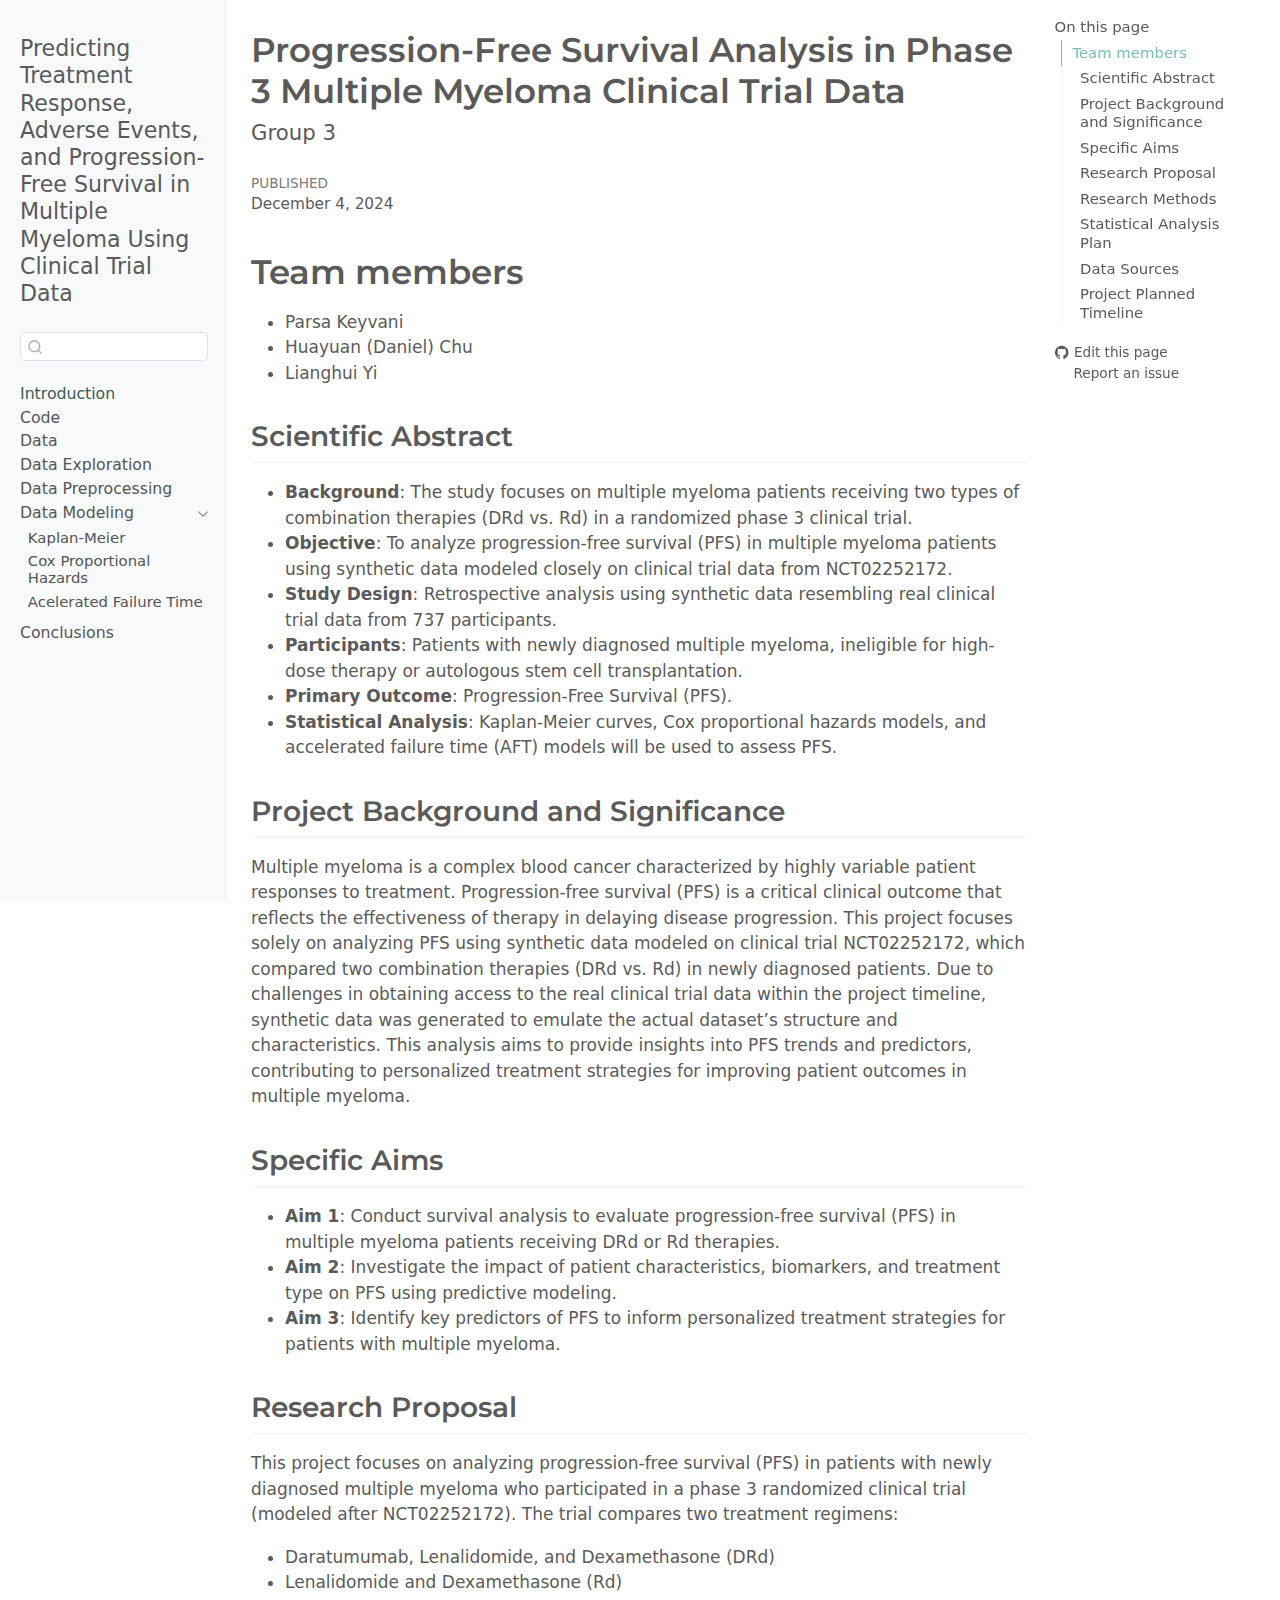
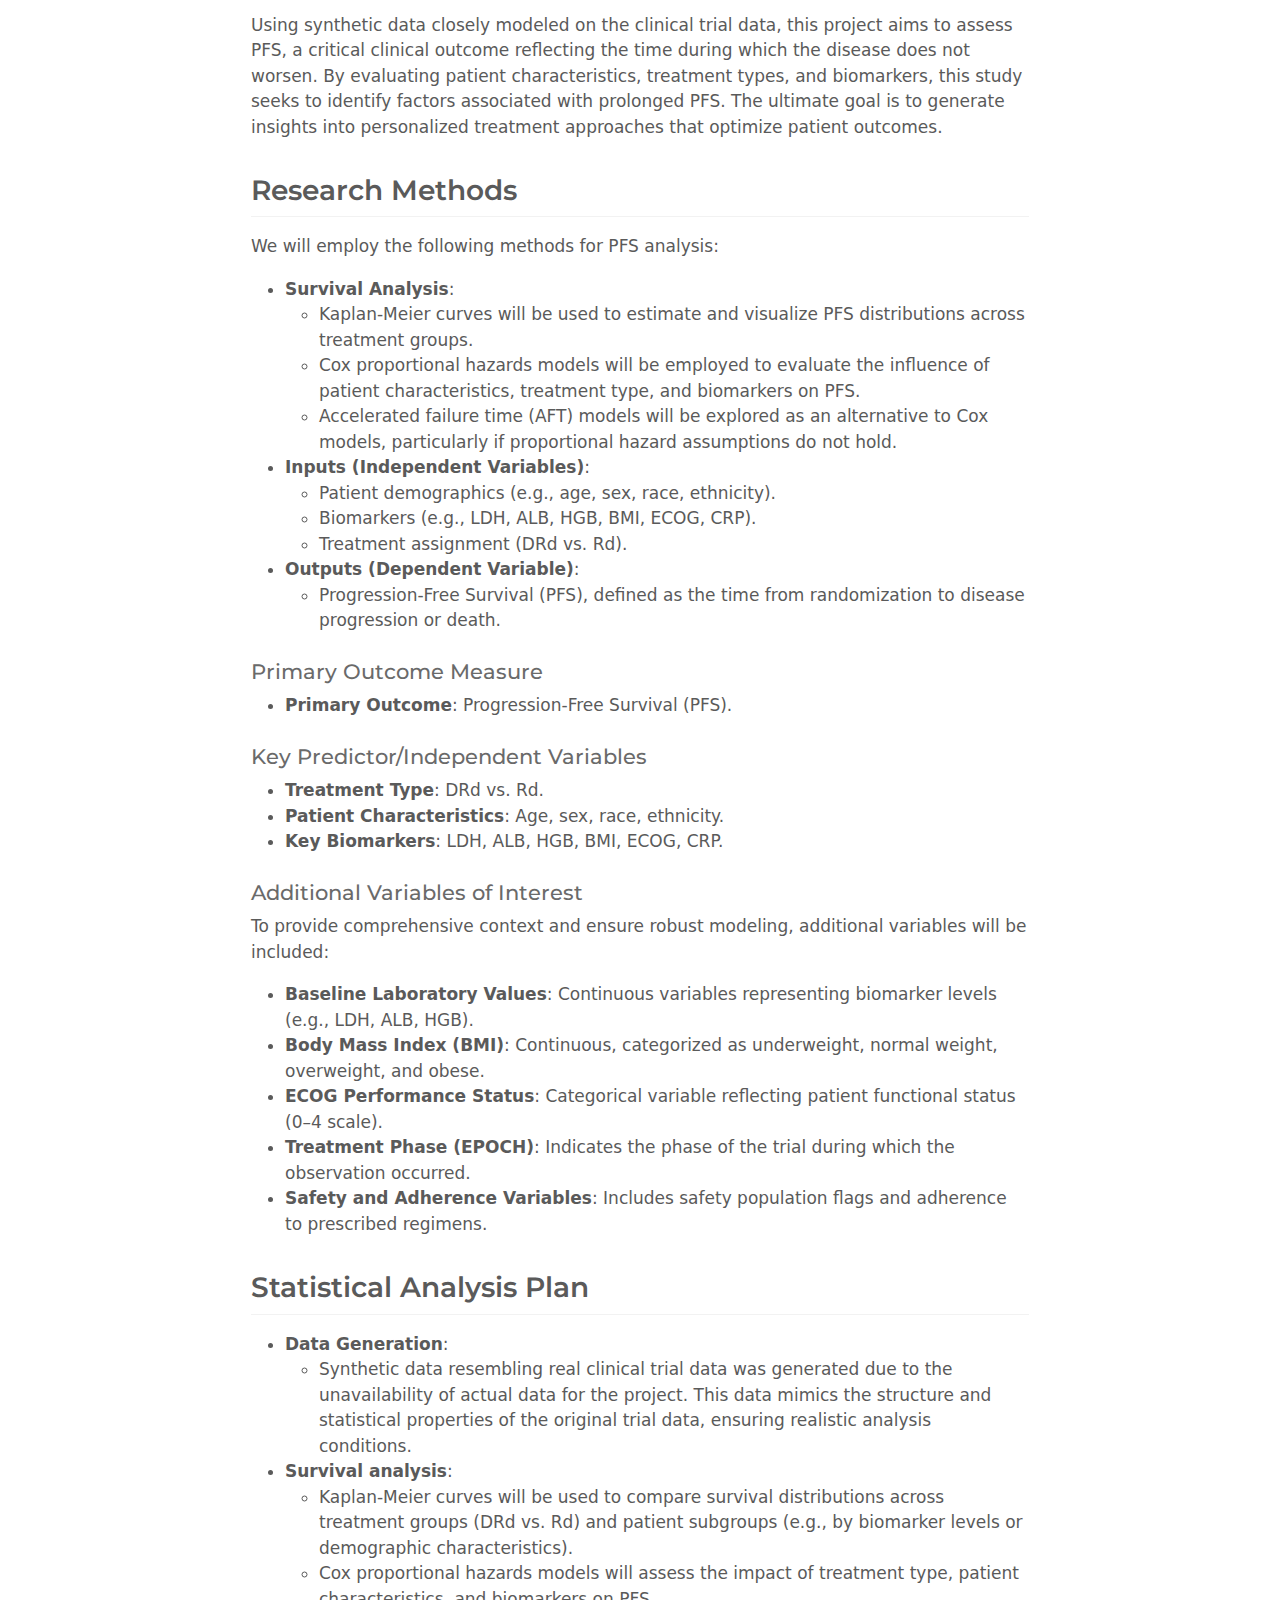
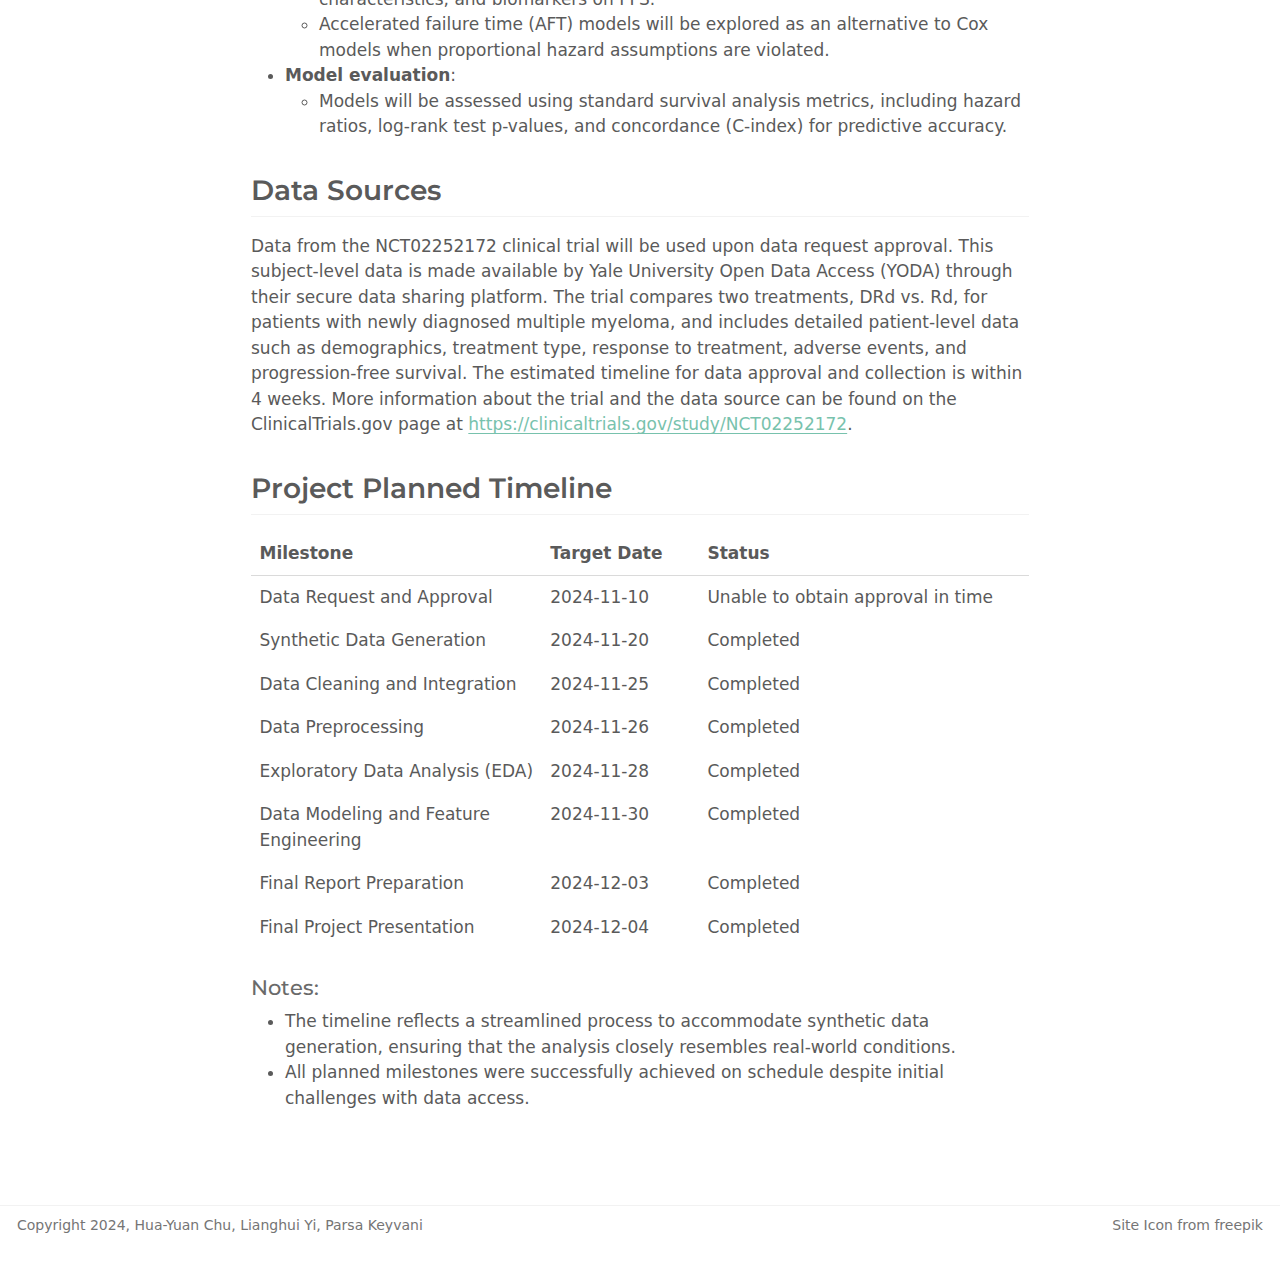
<file: 6150/project-proposal.html>
<!DOCTYPE html>
<html xmlns="http://www.w3.org/1999/xhtml" lang="en" xml:lang="en"><head>

<meta charset="utf-8">
<meta name="generator" content="quarto-1.4.549">

<meta name="viewport" content="width=device-width, initial-scale=1.0, user-scalable=yes">

<meta name="dcterms.date" content="2024-12-04">

<title>Predicting Treatment Response, Adverse Events, and Progression-Free Survival in Multiple Myeloma Using Clinical Trial Data - Progression-Free Survival Analysis in Phase 3 Multiple Myeloma Clinical Trial Data</title>
<style>
code{white-space: pre-wrap;}
span.smallcaps{font-variant: small-caps;}
div.columns{display: flex; gap: min(4vw, 1.5em);}
div.column{flex: auto; overflow-x: auto;}
div.hanging-indent{margin-left: 1.5em; text-indent: -1.5em;}
ul.task-list{list-style: none;}
ul.task-list li input[type="checkbox"] {
  width: 0.8em;
  margin: 0 0.8em 0.2em -1em; /* quarto-specific, see https://github.com/quarto-dev/quarto-cli/issues/4556 */ 
  vertical-align: middle;
}
</style>


<script src="site_libs/quarto-nav/quarto-nav.js"></script>
<script src="site_libs/quarto-nav/headroom.min.js"></script>
<script src="site_libs/clipboard/clipboard.min.js"></script>
<script src="site_libs/quarto-search/autocomplete.umd.js"></script>
<script src="site_libs/quarto-search/fuse.min.js"></script>
<script src="site_libs/quarto-search/quarto-search.js"></script>
<meta name="quarto:offset" content="./">
<link href="././favicon.png" rel="icon" type="image/png">
<script src="site_libs/quarto-html/quarto.js"></script>
<script src="site_libs/quarto-html/popper.min.js"></script>
<script src="site_libs/quarto-html/tippy.umd.min.js"></script>
<script src="site_libs/quarto-html/anchor.min.js"></script>
<link href="site_libs/quarto-html/tippy.css" rel="stylesheet">
<link href="site_libs/quarto-html/quarto-syntax-highlighting.css" rel="stylesheet" id="quarto-text-highlighting-styles">
<script src="site_libs/bootstrap/bootstrap.min.js"></script>
<link href="site_libs/bootstrap/bootstrap-icons.css" rel="stylesheet">
<link href="site_libs/bootstrap/bootstrap.min.css" rel="stylesheet" id="quarto-bootstrap" data-mode="light">
<script id="quarto-search-options" type="application/json">{
  "location": "sidebar",
  "copy-button": false,
  "collapse-after": 3,
  "panel-placement": "start",
  "type": "textbox",
  "limit": 50,
  "keyboard-shortcut": [
    "f",
    "/",
    "s"
  ],
  "show-item-context": false,
  "language": {
    "search-no-results-text": "No results",
    "search-matching-documents-text": "matching documents",
    "search-copy-link-title": "Copy link to search",
    "search-hide-matches-text": "Hide additional matches",
    "search-more-match-text": "more match in this document",
    "search-more-matches-text": "more matches in this document",
    "search-clear-button-title": "Clear",
    "search-text-placeholder": "",
    "search-detached-cancel-button-title": "Cancel",
    "search-submit-button-title": "Submit",
    "search-label": "Search"
  }
}</script>


</head>

<body class="nav-sidebar docked">

<div id="quarto-search-results"></div>
  <header id="quarto-header" class="headroom fixed-top">
  <nav class="quarto-secondary-nav">
    <div class="container-fluid d-flex">
      <button type="button" class="quarto-btn-toggle btn" data-bs-toggle="collapse" data-bs-target=".quarto-sidebar-collapse-item" aria-controls="quarto-sidebar" aria-expanded="false" aria-label="Toggle sidebar navigation" onclick="if (window.quartoToggleHeadroom) { window.quartoToggleHeadroom(); }">
        <i class="bi bi-layout-text-sidebar-reverse"></i>
      </button>
        <nav class="quarto-page-breadcrumbs" aria-label="breadcrumb"><ol class="breadcrumb"><li class="breadcrumb-item"><a href="./project-proposal.html">Introduction</a></li></ol></nav>
        <a class="flex-grow-1" role="button" data-bs-toggle="collapse" data-bs-target=".quarto-sidebar-collapse-item" aria-controls="quarto-sidebar" aria-expanded="false" aria-label="Toggle sidebar navigation" onclick="if (window.quartoToggleHeadroom) { window.quartoToggleHeadroom(); }">      
        </a>
      <button type="button" class="btn quarto-search-button" aria-label="" onclick="window.quartoOpenSearch();">
        <i class="bi bi-search"></i>
      </button>
    </div>
  </nav>
</header>
<!-- content -->
<div id="quarto-content" class="quarto-container page-columns page-rows-contents page-layout-article">
<!-- sidebar -->
  <nav id="quarto-sidebar" class="sidebar collapse collapse-horizontal quarto-sidebar-collapse-item sidebar-navigation docked overflow-auto">
    <div class="pt-lg-2 mt-2 text-left sidebar-header">
    <div class="sidebar-title mb-0 py-0">
      <a href="./">Predicting Treatment Response, Adverse Events, and Progression-Free Survival in Multiple Myeloma Using Clinical Trial Data</a> 
    </div>
      </div>
        <div class="mt-2 flex-shrink-0 align-items-center">
        <div class="sidebar-search">
        <div id="quarto-search" class="" title="Search"></div>
        </div>
        </div>
    <div class="sidebar-menu-container"> 
    <ul class="list-unstyled mt-1">
        <li class="sidebar-item">
  <div class="sidebar-item-container"> 
  <a href="./project-proposal.html" class="sidebar-item-text sidebar-link active">
 <span class="menu-text">Introduction</span></a>
  </div>
</li>
        <li class="sidebar-item">
  <div class="sidebar-item-container"> 
  <a href="https://github.com/gu-dsan6150/fall-2024-project-team-03/tree/main/code/" class="sidebar-item-text sidebar-link">
 <span class="menu-text">Code</span></a>
  </div>
</li>
        <li class="sidebar-item">
  <div class="sidebar-item-container"> 
  <a href="./data-gathering.html" class="sidebar-item-text sidebar-link">
 <span class="menu-text">Data</span></a>
  </div>
</li>
        <li class="sidebar-item">
  <div class="sidebar-item-container"> 
  <a href="./eda.html" class="sidebar-item-text sidebar-link">
 <span class="menu-text">Data Exploration</span></a>
  </div>
</li>
        <li class="sidebar-item">
  <div class="sidebar-item-container"> 
  <a href="./data_preprocess.html" class="sidebar-item-text sidebar-link">
 <span class="menu-text">Data Preprocessing</span></a>
  </div>
</li>
        <li class="sidebar-item sidebar-item-section">
      <div class="sidebar-item-container"> 
            <a class="sidebar-item-text sidebar-link text-start" data-bs-toggle="collapse" data-bs-target="#quarto-sidebar-section-1" aria-expanded="true">
 <span class="menu-text">Data Modeling</span></a>
          <a class="sidebar-item-toggle text-start" data-bs-toggle="collapse" data-bs-target="#quarto-sidebar-section-1" aria-expanded="true" aria-label="Toggle section">
            <i class="bi bi-chevron-right ms-2"></i>
          </a> 
      </div>
      <ul id="quarto-sidebar-section-1" class="collapse list-unstyled sidebar-section depth1 show">  
          <li class="sidebar-item">
  <div class="sidebar-item-container"> 
  <a href="./keplanmeier.html" class="sidebar-item-text sidebar-link">
 <span class="menu-text">Kaplan-Meier</span></a>
  </div>
</li>
          <li class="sidebar-item">
  <div class="sidebar-item-container"> 
  <a href="./cox.html" class="sidebar-item-text sidebar-link">
 <span class="menu-text">Cox Proportional Hazards</span></a>
  </div>
</li>
          <li class="sidebar-item">
  <div class="sidebar-item-container"> 
  <a href="./accelerated_failure_time.html" class="sidebar-item-text sidebar-link">
 <span class="menu-text">Acelerated Failure Time</span></a>
  </div>
</li>
      </ul>
  </li>
        <li class="sidebar-item">
  <div class="sidebar-item-container"> 
  <a href="./conclusions.html" class="sidebar-item-text sidebar-link">
 <span class="menu-text">Conclusions</span></a>
  </div>
</li>
    </ul>
    </div>
</nav>
<div id="quarto-sidebar-glass" class="quarto-sidebar-collapse-item" data-bs-toggle="collapse" data-bs-target=".quarto-sidebar-collapse-item"></div>
<!-- margin-sidebar -->
    <div id="quarto-margin-sidebar" class="sidebar margin-sidebar">
        <nav id="TOC" role="doc-toc" class="toc-active">
    <h2 id="toc-title">On this page</h2>
   
  <ul>
  <li><a href="#team-members" id="toc-team-members" class="nav-link active" data-scroll-target="#team-members">Team members</a>
  <ul class="collapse">
  <li><a href="#scientific-abstract" id="toc-scientific-abstract" class="nav-link" data-scroll-target="#scientific-abstract">Scientific Abstract</a></li>
  <li><a href="#project-background-and-significance" id="toc-project-background-and-significance" class="nav-link" data-scroll-target="#project-background-and-significance">Project Background and Significance</a></li>
  <li><a href="#specific-aims" id="toc-specific-aims" class="nav-link" data-scroll-target="#specific-aims">Specific Aims</a></li>
  <li><a href="#research-proposal" id="toc-research-proposal" class="nav-link" data-scroll-target="#research-proposal">Research Proposal</a></li>
  <li><a href="#research-methods" id="toc-research-methods" class="nav-link" data-scroll-target="#research-methods">Research Methods</a></li>
  <li><a href="#statistical-analysis-plan" id="toc-statistical-analysis-plan" class="nav-link" data-scroll-target="#statistical-analysis-plan">Statistical Analysis Plan</a></li>
  <li><a href="#data-sources" id="toc-data-sources" class="nav-link" data-scroll-target="#data-sources">Data Sources</a></li>
  <li><a href="#project-planned-timeline" id="toc-project-planned-timeline" class="nav-link" data-scroll-target="#project-planned-timeline">Project Planned Timeline</a></li>
  </ul></li>
  </ul>
<div class="toc-actions"><ul><li><a href="https://github.com/gu-dsan6150/fall-2024-project-team-03/edit/main/project-proposal.qmd" class="toc-action"><i class="bi bi-github"></i>Edit this page</a></li><li><a href="https://github.com/gu-dsan6150/fall-2024-project-team-03/issues/new" class="toc-action"><i class="bi empty"></i>Report an issue</a></li></ul></div></nav>
    </div>
<!-- main -->
<main class="content" id="quarto-document-content">

<header id="title-block-header" class="quarto-title-block default">
<div class="quarto-title">
<h1 class="title">Progression-Free Survival Analysis in Phase 3 Multiple Myeloma Clinical Trial Data</h1>
<p class="subtitle lead">Group 3</p>
</div>



<div class="quarto-title-meta">

    
    <div>
    <div class="quarto-title-meta-heading">Published</div>
    <div class="quarto-title-meta-contents">
      <p class="date">December 4, 2024</p>
    </div>
  </div>
  
    
  </div>
  


</header>


<section id="team-members" class="level1">
<h1>Team members</h1>
<ul>
<li>Parsa Keyvani</li>
<li>Huayuan (Daniel) Chu</li>
<li>Lianghui Yi</li>
</ul>
<section id="scientific-abstract" class="level2">
<h2 class="anchored" data-anchor-id="scientific-abstract">Scientific Abstract</h2>
<ul>
<li><strong>Background</strong>: The study focuses on multiple myeloma patients receiving two types of combination therapies (DRd vs.&nbsp;Rd) in a randomized phase 3 clinical trial.</li>
<li><strong>Objective</strong>: To analyze progression-free survival (PFS) in multiple myeloma patients using synthetic data modeled closely on clinical trial data from NCT02252172.</li>
<li><strong>Study Design</strong>: Retrospective analysis using synthetic data resembling real clinical trial data from 737 participants.</li>
<li><strong>Participants</strong>: Patients with newly diagnosed multiple myeloma, ineligible for high-dose therapy or autologous stem cell transplantation.</li>
<li><strong>Primary Outcome</strong>: Progression-Free Survival (PFS).</li>
<li><strong>Statistical Analysis</strong>: Kaplan-Meier curves, Cox proportional hazards models, and accelerated failure time (AFT) models will be used to assess PFS.</li>
</ul>
</section>
<section id="project-background-and-significance" class="level2">
<h2 class="anchored" data-anchor-id="project-background-and-significance">Project Background and Significance</h2>
<p>Multiple myeloma is a complex blood cancer characterized by highly variable patient responses to treatment. Progression-free survival (PFS) is a critical clinical outcome that reflects the effectiveness of therapy in delaying disease progression. This project focuses solely on analyzing PFS using synthetic data modeled on clinical trial NCT02252172, which compared two combination therapies (DRd vs.&nbsp;Rd) in newly diagnosed patients. Due to challenges in obtaining access to the real clinical trial data within the project timeline, synthetic data was generated to emulate the actual dataset’s structure and characteristics. This analysis aims to provide insights into PFS trends and predictors, contributing to personalized treatment strategies for improving patient outcomes in multiple myeloma.</p>
</section>
<section id="specific-aims" class="level2">
<h2 class="anchored" data-anchor-id="specific-aims">Specific Aims</h2>
<ul>
<li><strong>Aim 1</strong>: Conduct survival analysis to evaluate progression-free survival (PFS) in multiple myeloma patients receiving DRd or Rd therapies.</li>
<li><strong>Aim 2</strong>: Investigate the impact of patient characteristics, biomarkers, and treatment type on PFS using predictive modeling.</li>
<li><strong>Aim 3</strong>: Identify key predictors of PFS to inform personalized treatment strategies for patients with multiple myeloma.</li>
</ul>
</section>
<section id="research-proposal" class="level2">
<h2 class="anchored" data-anchor-id="research-proposal">Research Proposal</h2>
<p>This project focuses on analyzing progression-free survival (PFS) in patients with newly diagnosed multiple myeloma who participated in a phase 3 randomized clinical trial (modeled after NCT02252172). The trial compares two treatment regimens:</p>
<ul>
<li>Daratumumab, Lenalidomide, and Dexamethasone (DRd)</li>
<li>Lenalidomide and Dexamethasone (Rd)</li>
</ul>
<p>Using synthetic data closely modeled on the clinical trial data, this project aims to assess PFS, a critical clinical outcome reflecting the time during which the disease does not worsen. By evaluating patient characteristics, treatment types, and biomarkers, this study seeks to identify factors associated with prolonged PFS. The ultimate goal is to generate insights into personalized treatment approaches that optimize patient outcomes.</p>
</section>
<section id="research-methods" class="level2">
<h2 class="anchored" data-anchor-id="research-methods">Research Methods</h2>
<p>We will employ the following methods for PFS analysis:</p>
<ul>
<li><strong>Survival Analysis</strong>:
<ul>
<li>Kaplan-Meier curves will be used to estimate and visualize PFS distributions across treatment groups.</li>
<li>Cox proportional hazards models will be employed to evaluate the influence of patient characteristics, treatment type, and biomarkers on PFS.</li>
<li>Accelerated failure time (AFT) models will be explored as an alternative to Cox models, particularly if proportional hazard assumptions do not hold.</li>
</ul></li>
<li><strong>Inputs (Independent Variables)</strong>:
<ul>
<li>Patient demographics (e.g., age, sex, race, ethnicity).</li>
<li>Biomarkers (e.g., LDH, ALB, HGB, BMI, ECOG, CRP).</li>
<li>Treatment assignment (DRd vs.&nbsp;Rd).</li>
</ul></li>
<li><strong>Outputs (Dependent Variable)</strong>:
<ul>
<li>Progression-Free Survival (PFS), defined as the time from randomization to disease progression or death.</li>
</ul></li>
</ul>
<section id="primary-outcome-measure" class="level4">
<h4 class="anchored" data-anchor-id="primary-outcome-measure">Primary Outcome Measure</h4>
<ul>
<li><strong>Primary Outcome</strong>: Progression-Free Survival (PFS).</li>
</ul>
</section>
<section id="key-predictorindependent-variables" class="level4">
<h4 class="anchored" data-anchor-id="key-predictorindependent-variables">Key Predictor/Independent Variables</h4>
<ul>
<li><strong>Treatment Type</strong>: DRd vs.&nbsp;Rd.</li>
<li><strong>Patient Characteristics</strong>: Age, sex, race, ethnicity.</li>
<li><strong>Key Biomarkers</strong>: LDH, ALB, HGB, BMI, ECOG, CRP.</li>
</ul>
</section>
<section id="additional-variables-of-interest" class="level4">
<h4 class="anchored" data-anchor-id="additional-variables-of-interest">Additional Variables of Interest</h4>
<p>To provide comprehensive context and ensure robust modeling, additional variables will be included:</p>
<ul>
<li><strong>Baseline Laboratory Values</strong>: Continuous variables representing biomarker levels (e.g., LDH, ALB, HGB).</li>
<li><strong>Body Mass Index (BMI)</strong>: Continuous, categorized as underweight, normal weight, overweight, and obese.</li>
<li><strong>ECOG Performance Status</strong>: Categorical variable reflecting patient functional status (0–4 scale).</li>
<li><strong>Treatment Phase (EPOCH)</strong>: Indicates the phase of the trial during which the observation occurred.</li>
<li><strong>Safety and Adherence Variables</strong>: Includes safety population flags and adherence to prescribed regimens.</li>
</ul>
</section>
</section>
<section id="statistical-analysis-plan" class="level2">
<h2 class="anchored" data-anchor-id="statistical-analysis-plan">Statistical Analysis Plan</h2>
<ul>
<li><strong>Data Generation</strong>:
<ul>
<li>Synthetic data resembling real clinical trial data was generated due to the unavailability of actual data for the project. This data mimics the structure and statistical properties of the original trial data, ensuring realistic analysis conditions.</li>
</ul></li>
<li><strong>Survival analysis</strong>:
<ul>
<li>Kaplan-Meier curves will be used to compare survival distributions across treatment groups (DRd vs.&nbsp;Rd) and patient subgroups (e.g., by biomarker levels or demographic characteristics).<br>
</li>
<li>Cox proportional hazards models will assess the impact of treatment type, patient characteristics, and biomarkers on PFS.<br>
</li>
<li>Accelerated failure time (AFT) models will be explored as an alternative to Cox models when proportional hazard assumptions are violated.</li>
</ul></li>
<li><strong>Model evaluation</strong>:
<ul>
<li>Models will be assessed using standard survival analysis metrics, including hazard ratios, log-rank test p-values, and concordance (C-index) for predictive accuracy.</li>
</ul></li>
</ul>
</section>
<section id="data-sources" class="level2">
<h2 class="anchored" data-anchor-id="data-sources">Data Sources</h2>
<p>Data from the NCT02252172 clinical trial will be used upon data request approval. This subject-level data is made available by Yale University Open Data Access (YODA) through their secure data sharing platform. The trial compares two treatments, DRd vs.&nbsp;Rd, for patients with newly diagnosed multiple myeloma, and includes detailed patient-level data such as demographics, treatment type, response to treatment, adverse events, and progression-free survival. The estimated timeline for data approval and collection is within 4 weeks. More information about the trial and the data source can be found on the ClinicalTrials.gov page at <a href="https://clinicaltrials.gov/study/NCT02252172" class="uri">https://clinicaltrials.gov/study/NCT02252172</a>.</p>
</section>
<section id="project-planned-timeline" class="level2">
<h2 class="anchored" data-anchor-id="project-planned-timeline">Project Planned Timeline</h2>
<table class="table">
<colgroup>
<col style="width: 37%">
<col style="width: 20%">
<col style="width: 42%">
</colgroup>
<thead>
<tr class="header">
<th><strong>Milestone</strong></th>
<th><strong>Target Date</strong></th>
<th><strong>Status</strong></th>
</tr>
</thead>
<tbody>
<tr class="odd">
<td>Data Request and Approval</td>
<td>2024-11-10</td>
<td>Unable to obtain approval in time</td>
</tr>
<tr class="even">
<td>Synthetic Data Generation</td>
<td>2024-11-20</td>
<td>Completed</td>
</tr>
<tr class="odd">
<td>Data Cleaning and Integration</td>
<td>2024-11-25</td>
<td>Completed</td>
</tr>
<tr class="even">
<td>Data Preprocessing</td>
<td>2024-11-26</td>
<td>Completed</td>
</tr>
<tr class="odd">
<td>Exploratory Data Analysis (EDA)</td>
<td>2024-11-28</td>
<td>Completed</td>
</tr>
<tr class="even">
<td>Data Modeling and Feature Engineering</td>
<td>2024-11-30</td>
<td>Completed</td>
</tr>
<tr class="odd">
<td>Final Report Preparation</td>
<td>2024-12-03</td>
<td>Completed</td>
</tr>
<tr class="even">
<td>Final Project Presentation</td>
<td>2024-12-04</td>
<td>Completed</td>
</tr>
</tbody>
</table>
<section id="notes" class="level4">
<h4 class="anchored" data-anchor-id="notes">Notes:</h4>
<ul>
<li>The timeline reflects a streamlined process to accommodate synthetic data generation, ensuring that the analysis closely resembles real-world conditions.</li>
<li>All planned milestones were successfully achieved on schedule despite initial challenges with data access.</li>
</ul>


</section>
</section>
</section>

</main> <!-- /main -->
<script id="quarto-html-after-body" type="application/javascript">
window.document.addEventListener("DOMContentLoaded", function (event) {
  const toggleBodyColorMode = (bsSheetEl) => {
    const mode = bsSheetEl.getAttribute("data-mode");
    const bodyEl = window.document.querySelector("body");
    if (mode === "dark") {
      bodyEl.classList.add("quarto-dark");
      bodyEl.classList.remove("quarto-light");
    } else {
      bodyEl.classList.add("quarto-light");
      bodyEl.classList.remove("quarto-dark");
    }
  }
  const toggleBodyColorPrimary = () => {
    const bsSheetEl = window.document.querySelector("link#quarto-bootstrap");
    if (bsSheetEl) {
      toggleBodyColorMode(bsSheetEl);
    }
  }
  toggleBodyColorPrimary();  
  const icon = "";
  const anchorJS = new window.AnchorJS();
  anchorJS.options = {
    placement: 'right',
    icon: icon
  };
  anchorJS.add('.anchored');
  const isCodeAnnotation = (el) => {
    for (const clz of el.classList) {
      if (clz.startsWith('code-annotation-')) {                     
        return true;
      }
    }
    return false;
  }
  const clipboard = new window.ClipboardJS('.code-copy-button', {
    text: function(trigger) {
      const codeEl = trigger.previousElementSibling.cloneNode(true);
      for (const childEl of codeEl.children) {
        if (isCodeAnnotation(childEl)) {
          childEl.remove();
        }
      }
      return codeEl.innerText;
    }
  });
  clipboard.on('success', function(e) {
    // button target
    const button = e.trigger;
    // don't keep focus
    button.blur();
    // flash "checked"
    button.classList.add('code-copy-button-checked');
    var currentTitle = button.getAttribute("title");
    button.setAttribute("title", "Copied!");
    let tooltip;
    if (window.bootstrap) {
      button.setAttribute("data-bs-toggle", "tooltip");
      button.setAttribute("data-bs-placement", "left");
      button.setAttribute("data-bs-title", "Copied!");
      tooltip = new bootstrap.Tooltip(button, 
        { trigger: "manual", 
          customClass: "code-copy-button-tooltip",
          offset: [0, -8]});
      tooltip.show();    
    }
    setTimeout(function() {
      if (tooltip) {
        tooltip.hide();
        button.removeAttribute("data-bs-title");
        button.removeAttribute("data-bs-toggle");
        button.removeAttribute("data-bs-placement");
      }
      button.setAttribute("title", currentTitle);
      button.classList.remove('code-copy-button-checked');
    }, 1000);
    // clear code selection
    e.clearSelection();
  });
  function tippyHover(el, contentFn, onTriggerFn, onUntriggerFn) {
    const config = {
      allowHTML: true,
      maxWidth: 500,
      delay: 100,
      arrow: false,
      appendTo: function(el) {
          return el.parentElement;
      },
      interactive: true,
      interactiveBorder: 10,
      theme: 'quarto',
      placement: 'bottom-start',
    };
    if (contentFn) {
      config.content = contentFn;
    }
    if (onTriggerFn) {
      config.onTrigger = onTriggerFn;
    }
    if (onUntriggerFn) {
      config.onUntrigger = onUntriggerFn;
    }
    window.tippy(el, config); 
  }
  const noterefs = window.document.querySelectorAll('a[role="doc-noteref"]');
  for (var i=0; i<noterefs.length; i++) {
    const ref = noterefs[i];
    tippyHover(ref, function() {
      // use id or data attribute instead here
      let href = ref.getAttribute('data-footnote-href') || ref.getAttribute('href');
      try { href = new URL(href).hash; } catch {}
      const id = href.replace(/^#\/?/, "");
      const note = window.document.getElementById(id);
      return note.innerHTML;
    });
  }
  const xrefs = window.document.querySelectorAll('a.quarto-xref');
  const processXRef = (id, note) => {
    // Strip column container classes
    const stripColumnClz = (el) => {
      el.classList.remove("page-full", "page-columns");
      if (el.children) {
        for (const child of el.children) {
          stripColumnClz(child);
        }
      }
    }
    stripColumnClz(note)
    if (id === null || id.startsWith('sec-')) {
      // Special case sections, only their first couple elements
      const container = document.createElement("div");
      if (note.children && note.children.length > 2) {
        container.appendChild(note.children[0].cloneNode(true));
        for (let i = 1; i < note.children.length; i++) {
          const child = note.children[i];
          if (child.tagName === "P" && child.innerText === "") {
            continue;
          } else {
            container.appendChild(child.cloneNode(true));
            break;
          }
        }
        if (window.Quarto?.typesetMath) {
          window.Quarto.typesetMath(container);
        }
        return container.innerHTML
      } else {
        if (window.Quarto?.typesetMath) {
          window.Quarto.typesetMath(note);
        }
        return note.innerHTML;
      }
    } else {
      // Remove any anchor links if they are present
      const anchorLink = note.querySelector('a.anchorjs-link');
      if (anchorLink) {
        anchorLink.remove();
      }
      if (window.Quarto?.typesetMath) {
        window.Quarto.typesetMath(note);
      }
      // TODO in 1.5, we should make sure this works without a callout special case
      if (note.classList.contains("callout")) {
        return note.outerHTML;
      } else {
        return note.innerHTML;
      }
    }
  }
  for (var i=0; i<xrefs.length; i++) {
    const xref = xrefs[i];
    tippyHover(xref, undefined, function(instance) {
      instance.disable();
      let url = xref.getAttribute('href');
      let hash = undefined; 
      if (url.startsWith('#')) {
        hash = url;
      } else {
        try { hash = new URL(url).hash; } catch {}
      }
      if (hash) {
        const id = hash.replace(/^#\/?/, "");
        const note = window.document.getElementById(id);
        if (note !== null) {
          try {
            const html = processXRef(id, note.cloneNode(true));
            instance.setContent(html);
          } finally {
            instance.enable();
            instance.show();
          }
        } else {
          // See if we can fetch this
          fetch(url.split('#')[0])
          .then(res => res.text())
          .then(html => {
            const parser = new DOMParser();
            const htmlDoc = parser.parseFromString(html, "text/html");
            const note = htmlDoc.getElementById(id);
            if (note !== null) {
              const html = processXRef(id, note);
              instance.setContent(html);
            } 
          }).finally(() => {
            instance.enable();
            instance.show();
          });
        }
      } else {
        // See if we can fetch a full url (with no hash to target)
        // This is a special case and we should probably do some content thinning / targeting
        fetch(url)
        .then(res => res.text())
        .then(html => {
          const parser = new DOMParser();
          const htmlDoc = parser.parseFromString(html, "text/html");
          const note = htmlDoc.querySelector('main.content');
          if (note !== null) {
            // This should only happen for chapter cross references
            // (since there is no id in the URL)
            // remove the first header
            if (note.children.length > 0 && note.children[0].tagName === "HEADER") {
              note.children[0].remove();
            }
            const html = processXRef(null, note);
            instance.setContent(html);
          } 
        }).finally(() => {
          instance.enable();
          instance.show();
        });
      }
    }, function(instance) {
    });
  }
      let selectedAnnoteEl;
      const selectorForAnnotation = ( cell, annotation) => {
        let cellAttr = 'data-code-cell="' + cell + '"';
        let lineAttr = 'data-code-annotation="' +  annotation + '"';
        const selector = 'span[' + cellAttr + '][' + lineAttr + ']';
        return selector;
      }
      const selectCodeLines = (annoteEl) => {
        const doc = window.document;
        const targetCell = annoteEl.getAttribute("data-target-cell");
        const targetAnnotation = annoteEl.getAttribute("data-target-annotation");
        const annoteSpan = window.document.querySelector(selectorForAnnotation(targetCell, targetAnnotation));
        const lines = annoteSpan.getAttribute("data-code-lines").split(",");
        const lineIds = lines.map((line) => {
          return targetCell + "-" + line;
        })
        let top = null;
        let height = null;
        let parent = null;
        if (lineIds.length > 0) {
            //compute the position of the single el (top and bottom and make a div)
            const el = window.document.getElementById(lineIds[0]);
            top = el.offsetTop;
            height = el.offsetHeight;
            parent = el.parentElement.parentElement;
          if (lineIds.length > 1) {
            const lastEl = window.document.getElementById(lineIds[lineIds.length - 1]);
            const bottom = lastEl.offsetTop + lastEl.offsetHeight;
            height = bottom - top;
          }
          if (top !== null && height !== null && parent !== null) {
            // cook up a div (if necessary) and position it 
            let div = window.document.getElementById("code-annotation-line-highlight");
            if (div === null) {
              div = window.document.createElement("div");
              div.setAttribute("id", "code-annotation-line-highlight");
              div.style.position = 'absolute';
              parent.appendChild(div);
            }
            div.style.top = top - 2 + "px";
            div.style.height = height + 4 + "px";
            div.style.left = 0;
            let gutterDiv = window.document.getElementById("code-annotation-line-highlight-gutter");
            if (gutterDiv === null) {
              gutterDiv = window.document.createElement("div");
              gutterDiv.setAttribute("id", "code-annotation-line-highlight-gutter");
              gutterDiv.style.position = 'absolute';
              const codeCell = window.document.getElementById(targetCell);
              const gutter = codeCell.querySelector('.code-annotation-gutter');
              gutter.appendChild(gutterDiv);
            }
            gutterDiv.style.top = top - 2 + "px";
            gutterDiv.style.height = height + 4 + "px";
          }
          selectedAnnoteEl = annoteEl;
        }
      };
      const unselectCodeLines = () => {
        const elementsIds = ["code-annotation-line-highlight", "code-annotation-line-highlight-gutter"];
        elementsIds.forEach((elId) => {
          const div = window.document.getElementById(elId);
          if (div) {
            div.remove();
          }
        });
        selectedAnnoteEl = undefined;
      };
        // Handle positioning of the toggle
    window.addEventListener(
      "resize",
      throttle(() => {
        elRect = undefined;
        if (selectedAnnoteEl) {
          selectCodeLines(selectedAnnoteEl);
        }
      }, 10)
    );
    function throttle(fn, ms) {
    let throttle = false;
    let timer;
      return (...args) => {
        if(!throttle) { // first call gets through
            fn.apply(this, args);
            throttle = true;
        } else { // all the others get throttled
            if(timer) clearTimeout(timer); // cancel #2
            timer = setTimeout(() => {
              fn.apply(this, args);
              timer = throttle = false;
            }, ms);
        }
      };
    }
      // Attach click handler to the DT
      const annoteDls = window.document.querySelectorAll('dt[data-target-cell]');
      for (const annoteDlNode of annoteDls) {
        annoteDlNode.addEventListener('click', (event) => {
          const clickedEl = event.target;
          if (clickedEl !== selectedAnnoteEl) {
            unselectCodeLines();
            const activeEl = window.document.querySelector('dt[data-target-cell].code-annotation-active');
            if (activeEl) {
              activeEl.classList.remove('code-annotation-active');
            }
            selectCodeLines(clickedEl);
            clickedEl.classList.add('code-annotation-active');
          } else {
            // Unselect the line
            unselectCodeLines();
            clickedEl.classList.remove('code-annotation-active');
          }
        });
      }
  const findCites = (el) => {
    const parentEl = el.parentElement;
    if (parentEl) {
      const cites = parentEl.dataset.cites;
      if (cites) {
        return {
          el,
          cites: cites.split(' ')
        };
      } else {
        return findCites(el.parentElement)
      }
    } else {
      return undefined;
    }
  };
  var bibliorefs = window.document.querySelectorAll('a[role="doc-biblioref"]');
  for (var i=0; i<bibliorefs.length; i++) {
    const ref = bibliorefs[i];
    const citeInfo = findCites(ref);
    if (citeInfo) {
      tippyHover(citeInfo.el, function() {
        var popup = window.document.createElement('div');
        citeInfo.cites.forEach(function(cite) {
          var citeDiv = window.document.createElement('div');
          citeDiv.classList.add('hanging-indent');
          citeDiv.classList.add('csl-entry');
          var biblioDiv = window.document.getElementById('ref-' + cite);
          if (biblioDiv) {
            citeDiv.innerHTML = biblioDiv.innerHTML;
          }
          popup.appendChild(citeDiv);
        });
        return popup.innerHTML;
      });
    }
  }
});
</script>
</div> <!-- /content -->
<footer class="footer">
  <div class="nav-footer">
    <div class="nav-footer-left">
<p>Copyright 2024, Hua-Yuan Chu, Lianghui Yi, Parsa Keyvani</p>
</div>   
    <div class="nav-footer-center">
      &nbsp;
    <div class="toc-actions d-sm-block d-md-none"><ul><li><a href="https://github.com/gu-dsan6150/fall-2024-project-team-03/edit/main/project-proposal.qmd" class="toc-action"><i class="bi bi-github"></i>Edit this page</a></li><li><a href="https://github.com/gu-dsan6150/fall-2024-project-team-03/issues/new" class="toc-action"><i class="bi empty"></i>Report an issue</a></li></ul></div></div>
    <div class="nav-footer-right">
<p>Site Icon from freepik</p>
</div>
  </div>
</footer>




</body></html>
</file>
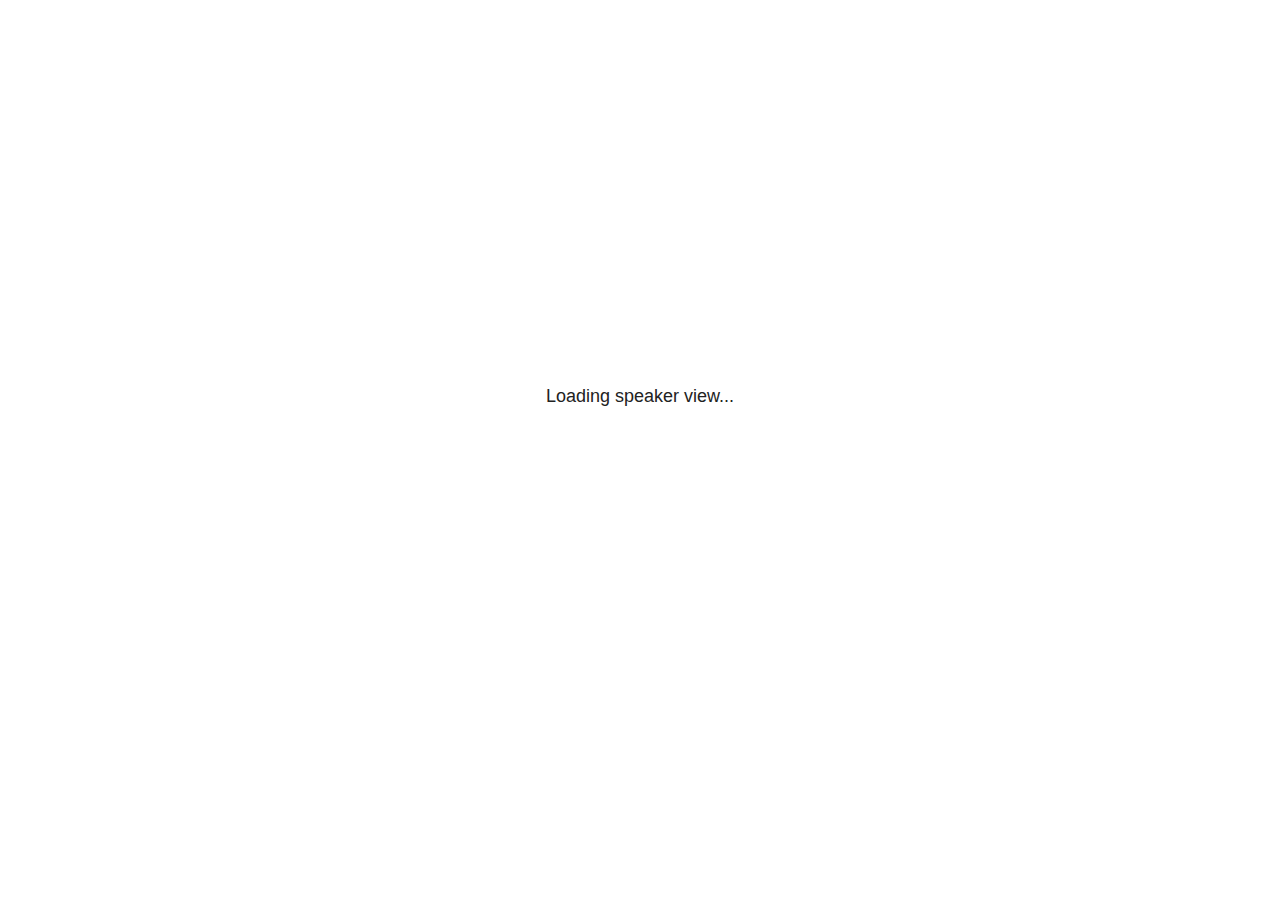
<file: ChatBot_Using_Rasa_files/libs/revealjs/plugin/notes/speaker-view.html>
<!--
	NOTE: You need to build the notes plugin after making changes to this file.
-->
<html lang="en">
	<head>
		<meta charset="utf-8">

		<title>reveal.js - Speaker View</title>

		<style>
			body {
				font-family: Helvetica;
				font-size: 18px;
			}

			#current-slide,
			#upcoming-slide,
			#speaker-controls {
				padding: 6px;
				box-sizing: border-box;
				-moz-box-sizing: border-box;
			}

			#current-slide iframe,
			#upcoming-slide iframe {
				width: 100%;
				height: 100%;
				border: 1px solid #ddd;
			}

			#current-slide .label,
			#upcoming-slide .label {
				position: absolute;
				top: 10px;
				left: 10px;
				z-index: 2;
			}

			#connection-status {
				position: absolute;
				top: 0;
				left: 0;
				width: 100%;
				height: 100%;
				z-index: 20;
				padding: 30% 20% 20% 20%;
				font-size: 18px;
				color: #222;
				background: #fff;
				text-align: center;
				box-sizing: border-box;
				line-height: 1.4;
			}

			.overlay-element {
				height: 34px;
				line-height: 34px;
				padding: 0 10px;
				text-shadow: none;
				background: rgba( 220, 220, 220, 0.8 );
				color: #222;
				font-size: 14px;
			}

			.overlay-element.interactive:hover {
				background: rgba( 220, 220, 220, 1 );
			}

			#current-slide {
				position: absolute;
				width: 60%;
				height: 100%;
				top: 0;
				left: 0;
				padding-right: 0;
			}

			#upcoming-slide {
				position: absolute;
				width: 40%;
				height: 40%;
				right: 0;
				top: 0;
			}

			/* Speaker controls */
			#speaker-controls {
				position: absolute;
				top: 40%;
				right: 0;
				width: 40%;
				height: 60%;
				overflow: auto;
				font-size: 18px;
			}

				.speaker-controls-time.hidden,
				.speaker-controls-notes.hidden {
					display: none;
				}

				.speaker-controls-time .label,
				.speaker-controls-pace .label,
				.speaker-controls-notes .label {
					text-transform: uppercase;
					font-weight: normal;
					font-size: 0.66em;
					color: #666;
					margin: 0;
				}

				.speaker-controls-time, .speaker-controls-pace {
					border-bottom: 1px solid rgba( 200, 200, 200, 0.5 );
					margin-bottom: 10px;
					padding: 10px 16px;
					padding-bottom: 20px;
					cursor: pointer;
				}

				.speaker-controls-time .reset-button {
					opacity: 0;
					float: right;
					color: #666;
					text-decoration: none;
				}
				.speaker-controls-time:hover .reset-button {
					opacity: 1;
				}

				.speaker-controls-time .timer,
				.speaker-controls-time .clock {
					width: 50%;
				}

				.speaker-controls-time .timer,
				.speaker-controls-time .clock,
				.speaker-controls-time .pacing .hours-value,
				.speaker-controls-time .pacing .minutes-value,
				.speaker-controls-time .pacing .seconds-value {
					font-size: 1.9em;
				}

				.speaker-controls-time .timer {
					float: left;
				}

				.speaker-controls-time .clock {
					float: right;
					text-align: right;
				}

				.speaker-controls-time span.mute {
					opacity: 0.3;
				}

				.speaker-controls-time .pacing-title {
					margin-top: 5px;
				}

				.speaker-controls-time .pacing.ahead {
					color: blue;
				}

				.speaker-controls-time .pacing.on-track {
					color: green;
				}

				.speaker-controls-time .pacing.behind {
					color: red;
				}

				.speaker-controls-notes {
					padding: 10px 16px;
				}

				.speaker-controls-notes .value {
					margin-top: 5px;
					line-height: 1.4;
					font-size: 1.2em;
				}

			/* Layout selector */
			#speaker-layout {
				position: absolute;
				top: 10px;
				right: 10px;
				color: #222;
				z-index: 10;
			}
				#speaker-layout select {
					position: absolute;
					width: 100%;
					height: 100%;
					top: 0;
					left: 0;
					border: 0;
					box-shadow: 0;
					cursor: pointer;
					opacity: 0;

					font-size: 1em;
					background-color: transparent;

					-moz-appearance: none;
					-webkit-appearance: none;
					-webkit-tap-highlight-color: rgba(0, 0, 0, 0);
				}

				#speaker-layout select:focus {
					outline: none;
					box-shadow: none;
				}

			.clear {
				clear: both;
			}

			/* Speaker layout: Wide */
			body[data-speaker-layout="wide"] #current-slide,
			body[data-speaker-layout="wide"] #upcoming-slide {
				width: 50%;
				height: 45%;
				padding: 6px;
			}

			body[data-speaker-layout="wide"] #current-slide {
				top: 0;
				left: 0;
			}

			body[data-speaker-layout="wide"] #upcoming-slide {
				top: 0;
				left: 50%;
			}

			body[data-speaker-layout="wide"] #speaker-controls {
				top: 45%;
				left: 0;
				width: 100%;
				height: 50%;
				font-size: 1.25em;
			}

			/* Speaker layout: Tall */
			body[data-speaker-layout="tall"] #current-slide,
			body[data-speaker-layout="tall"] #upcoming-slide {
				width: 45%;
				height: 50%;
				padding: 6px;
			}

			body[data-speaker-layout="tall"] #current-slide {
				top: 0;
				left: 0;
			}

			body[data-speaker-layout="tall"] #upcoming-slide {
				top: 50%;
				left: 0;
			}

			body[data-speaker-layout="tall"] #speaker-controls {
				padding-top: 40px;
				top: 0;
				left: 45%;
				width: 55%;
				height: 100%;
				font-size: 1.25em;
			}

			/* Speaker layout: Notes only */
			body[data-speaker-layout="notes-only"] #current-slide,
			body[data-speaker-layout="notes-only"] #upcoming-slide {
				display: none;
			}

			body[data-speaker-layout="notes-only"] #speaker-controls {
				padding-top: 40px;
				top: 0;
				left: 0;
				width: 100%;
				height: 100%;
				font-size: 1.25em;
			}

			@media screen and (max-width: 1080px) {
				body[data-speaker-layout="default"] #speaker-controls {
					font-size: 16px;
				}
			}

			@media screen and (max-width: 900px) {
				body[data-speaker-layout="default"] #speaker-controls {
					font-size: 14px;
				}
			}

			@media screen and (max-width: 800px) {
				body[data-speaker-layout="default"] #speaker-controls {
					font-size: 12px;
				}
			}

		</style>
	</head>

	<body>

		<div id="connection-status">Loading speaker view...</div>

		<div id="current-slide"></div>
		<div id="upcoming-slide"><span class="overlay-element label">Upcoming</span></div>
		<div id="speaker-controls">
			<div class="speaker-controls-time">
				<h4 class="label">Time <span class="reset-button">Click to Reset</span></h4>
				<div class="clock">
					<span class="clock-value">0:00 AM</span>
				</div>
				<div class="timer">
					<span class="hours-value">00</span><span class="minutes-value">:00</span><span class="seconds-value">:00</span>
				</div>
				<div class="clear"></div>

				<h4 class="label pacing-title" style="display: none">Pacing – Time to finish current slide</h4>
				<div class="pacing" style="display: none">
					<span class="hours-value">00</span><span class="minutes-value">:00</span><span class="seconds-value">:00</span>
				</div>
			</div>

			<div class="speaker-controls-notes hidden">
				<h4 class="label">Notes</h4>
				<div class="value"></div>
			</div>
		</div>
		<div id="speaker-layout" class="overlay-element interactive">
			<span class="speaker-layout-label"></span>
			<select class="speaker-layout-dropdown"></select>
		</div>

		<script>

			(function() {

				var notes,
					notesValue,
					currentState,
					currentSlide,
					upcomingSlide,
					layoutLabel,
					layoutDropdown,
					pendingCalls = {},
					lastRevealApiCallId = 0,
					connected = false,
					whitelistedWindows = [window.opener];

				var SPEAKER_LAYOUTS = {
					'default': 'Default',
					'wide': 'Wide',
					'tall': 'Tall',
					'notes-only': 'Notes only'
				};

				setupLayout();

				var connectionStatus = document.querySelector( '#connection-status' );
				var connectionTimeout = setTimeout( function() {
					connectionStatus.innerHTML = 'Error connecting to main window.<br>Please try closing and reopening the speaker view.';
				}, 5000 );
;
				window.addEventListener( 'message', function( event ) {

					// Validate the origin of this message to prevent XSS
					if( window.location.origin !== event.origin && whitelistedWindows.indexOf( event.source ) === -1 ) {
						return;
					}

					clearTimeout( connectionTimeout );
					connectionStatus.style.display = 'none';

					var data = JSON.parse( event.data );

					// The overview mode is only useful to the reveal.js instance
					// where navigation occurs so we don't sync it
					if( data.state ) delete data.state.overview;

					// Messages sent by the notes plugin inside of the main window
					if( data && data.namespace === 'reveal-notes' ) {
						if( data.type === 'connect' ) {
							handleConnectMessage( data );
						}
						else if( data.type === 'state' ) {
							handleStateMessage( data );
						}
						else if( data.type === 'return' ) {
							pendingCalls[data.callId](data.result);
							delete pendingCalls[data.callId];
						}
					}
					// Messages sent by the reveal.js inside of the current slide preview
					else if( data && data.namespace === 'reveal' ) {
						if( /ready/.test( data.eventName ) ) {
							// Send a message back to notify that the handshake is complete
							window.opener.postMessage( JSON.stringify({ namespace: 'reveal-notes', type: 'connected'} ), '*' );
						}
						else if( /slidechanged|fragmentshown|fragmenthidden|paused|resumed/.test( data.eventName ) && currentState !== JSON.stringify( data.state ) ) {

							dispatchStateToMainWindow( data.state );

						}
					}

				} );

				/**
				 * Updates the presentation in the main window to match the state
				 * of the presentation in the notes window.
				 */
				const dispatchStateToMainWindow = debounce(( state ) => {
					window.opener.postMessage( JSON.stringify({ method: 'setState', args: [ state ]} ), '*' );
				}, 500);

				/**
				 * Asynchronously calls the Reveal.js API of the main frame.
				 */
				function callRevealApi( methodName, methodArguments, callback ) {

					var callId = ++lastRevealApiCallId;
					pendingCalls[callId] = callback;
					window.opener.postMessage( JSON.stringify( {
						namespace: 'reveal-notes',
						type: 'call',
						callId: callId,
						methodName: methodName,
						arguments: methodArguments
					} ), '*' );

				}

				/**
				 * Called when the main window is trying to establish a
				 * connection.
				 */
				function handleConnectMessage( data ) {

					if( connected === false ) {
						connected = true;

						setupIframes( data );
						setupKeyboard();
						setupNotes();
						setupTimer();
						setupHeartbeat();
					}

				}

				/**
				 * Called when the main window sends an updated state.
				 */
				function handleStateMessage( data ) {

					// Store the most recently set state to avoid circular loops
					// applying the same state
					currentState = JSON.stringify( data.state );

					// No need for updating the notes in case of fragment changes
					if ( data.notes ) {
						notes.classList.remove( 'hidden' );
						notesValue.style.whiteSpace = data.whitespace;
						if( data.markdown ) {
							notesValue.innerHTML = marked( data.notes );
						}
						else {
							notesValue.innerHTML = data.notes;
						}
					}
					else {
						notes.classList.add( 'hidden' );
					}

					// Update the note slides
					currentSlide.contentWindow.postMessage( JSON.stringify({ method: 'setState', args: [ data.state ] }), '*' );
					upcomingSlide.contentWindow.postMessage( JSON.stringify({ method: 'setState', args: [ data.state ] }), '*' );
					upcomingSlide.contentWindow.postMessage( JSON.stringify({ method: 'next' }), '*' );

				}

				// Limit to max one state update per X ms
				handleStateMessage = debounce( handleStateMessage, 200 );

				/**
				 * Forward keyboard events to the current slide window.
				 * This enables keyboard events to work even if focus
				 * isn't set on the current slide iframe.
				 *
				 * Block F5 default handling, it reloads and disconnects
				 * the speaker notes window.
				 */
				function setupKeyboard() {

					document.addEventListener( 'keydown', function( event ) {
						if( event.keyCode === 116 || ( event.metaKey && event.keyCode === 82 ) ) {
							event.preventDefault();
							return false;
						}
						currentSlide.contentWindow.postMessage( JSON.stringify({ method: 'triggerKey', args: [ event.keyCode ] }), '*' );
					} );

				}

				/**
				 * Creates the preview iframes.
				 */
				function setupIframes( data ) {

					var params = [
						'receiver',
						'progress=false',
						'history=false',
						'transition=none',
						'autoSlide=0',
						'backgroundTransition=none'
					].join( '&' );

					var urlSeparator = /\?/.test(data.url) ? '&' : '?';
					var hash = '#/' + data.state.indexh + '/' + data.state.indexv;
					var currentURL = data.url + urlSeparator + params + '&postMessageEvents=true' + hash;
					var upcomingURL = data.url + urlSeparator + params + '&controls=false' + hash;

					currentSlide = document.createElement( 'iframe' );
					currentSlide.setAttribute( 'width', 1280 );
					currentSlide.setAttribute( 'height', 1024 );
					currentSlide.setAttribute( 'src', currentURL );
					document.querySelector( '#current-slide' ).appendChild( currentSlide );

					upcomingSlide = document.createElement( 'iframe' );
					upcomingSlide.setAttribute( 'width', 640 );
					upcomingSlide.setAttribute( 'height', 512 );
					upcomingSlide.setAttribute( 'src', upcomingURL );
					document.querySelector( '#upcoming-slide' ).appendChild( upcomingSlide );

					whitelistedWindows.push( currentSlide.contentWindow, upcomingSlide.contentWindow );

				}

				/**
				 * Setup the notes UI.
				 */
				function setupNotes() {

					notes = document.querySelector( '.speaker-controls-notes' );
					notesValue = document.querySelector( '.speaker-controls-notes .value' );

				}

				/**
				 * We send out a heartbeat at all times to ensure we can
				 * reconnect with the main presentation window after reloads.
				 */
				function setupHeartbeat() {

					setInterval( () => {
						window.opener.postMessage( JSON.stringify({ namespace: 'reveal-notes', type: 'heartbeat'} ), '*' );
					}, 1000 );

				}

				function getTimings( callback ) {

					callRevealApi( 'getSlidesAttributes', [], function ( slideAttributes ) {
						callRevealApi( 'getConfig', [], function ( config ) {
							var totalTime = config.totalTime;
							var minTimePerSlide = config.minimumTimePerSlide || 0;
							var defaultTiming = config.defaultTiming;
							if ((defaultTiming == null) && (totalTime == null)) {
								callback(null);
								return;
							}
							// Setting totalTime overrides defaultTiming
							if (totalTime) {
								defaultTiming = 0;
							}
							var timings = [];
							for ( var i in slideAttributes ) {
								var slide = slideAttributes[ i ];
								var timing = defaultTiming;
								if( slide.hasOwnProperty( 'data-timing' )) {
									var t = slide[ 'data-timing' ];
									timing = parseInt(t);
									if( isNaN(timing) ) {
										console.warn("Could not parse timing '" + t + "' of slide " + i + "; using default of " + defaultTiming);
										timing = defaultTiming;
									}
								}
								timings.push(timing);
							}
							if ( totalTime ) {
								// After we've allocated time to individual slides, we summarize it and
								// subtract it from the total time
								var remainingTime = totalTime - timings.reduce( function(a, b) { return a + b; }, 0 );
								// The remaining time is divided by the number of slides that have 0 seconds
								// allocated at the moment, giving the average time-per-slide on the remaining slides
								var remainingSlides = (timings.filter( function(x) { return x == 0 }) ).length
								var timePerSlide = Math.round( remainingTime / remainingSlides, 0 )
								// And now we replace every zero-value timing with that average
								timings = timings.map( function(x) { return (x==0 ? timePerSlide : x) } );
							}
							var slidesUnderMinimum = timings.filter( function(x) { return (x < minTimePerSlide) } ).length
							if ( slidesUnderMinimum ) {
								message = "The pacing time for " + slidesUnderMinimum + " slide(s) is under the configured minimum of " + minTimePerSlide + " seconds. Check the data-timing attribute on individual slides, or consider increasing the totalTime or minimumTimePerSlide configuration options (or removing some slides).";
								alert(message);
							}
							callback( timings );
						} );
					} );

				}

				/**
				 * Return the number of seconds allocated for presenting
				 * all slides up to and including this one.
				 */
				function getTimeAllocated( timings, callback ) {

					callRevealApi( 'getSlidePastCount', [], function ( currentSlide ) {
						var allocated = 0;
						for (var i in timings.slice(0, currentSlide + 1)) {
							allocated += timings[i];
						}
						callback( allocated );
					} );

				}

				/**
				 * Create the timer and clock and start updating them
				 * at an interval.
				 */
				function setupTimer() {

					var start = new Date(),
					timeEl = document.querySelector( '.speaker-controls-time' ),
					clockEl = timeEl.querySelector( '.clock-value' ),
					hoursEl = timeEl.querySelector( '.hours-value' ),
					minutesEl = timeEl.querySelector( '.minutes-value' ),
					secondsEl = timeEl.querySelector( '.seconds-value' ),
					pacingTitleEl = timeEl.querySelector( '.pacing-title' ),
					pacingEl = timeEl.querySelector( '.pacing' ),
					pacingHoursEl = pacingEl.querySelector( '.hours-value' ),
					pacingMinutesEl = pacingEl.querySelector( '.minutes-value' ),
					pacingSecondsEl = pacingEl.querySelector( '.seconds-value' );

					var timings = null;
					getTimings( function ( _timings ) {

						timings = _timings;
						if (_timings !== null) {
							pacingTitleEl.style.removeProperty('display');
							pacingEl.style.removeProperty('display');
						}

						// Update once directly
						_updateTimer();

						// Then update every second
						setInterval( _updateTimer, 1000 );

					} );


					function _resetTimer() {

						if (timings == null) {
							start = new Date();
							_updateTimer();
						}
						else {
							// Reset timer to beginning of current slide
							getTimeAllocated( timings, function ( slideEndTimingSeconds ) {
								var slideEndTiming = slideEndTimingSeconds * 1000;
								callRevealApi( 'getSlidePastCount', [], function ( currentSlide ) {
									var currentSlideTiming = timings[currentSlide] * 1000;
									var previousSlidesTiming = slideEndTiming - currentSlideTiming;
									var now = new Date();
									start = new Date(now.getTime() - previousSlidesTiming);
									_updateTimer();
								} );
							} );
						}

					}

					timeEl.addEventListener( 'click', function() {
						_resetTimer();
						return false;
					} );

					function _displayTime( hrEl, minEl, secEl, time) {

						var sign = Math.sign(time) == -1 ? "-" : "";
						time = Math.abs(Math.round(time / 1000));
						var seconds = time % 60;
						var minutes = Math.floor( time / 60 ) % 60 ;
						var hours = Math.floor( time / ( 60 * 60 )) ;
						hrEl.innerHTML = sign + zeroPadInteger( hours );
						if (hours == 0) {
							hrEl.classList.add( 'mute' );
						}
						else {
							hrEl.classList.remove( 'mute' );
						}
						minEl.innerHTML = ':' + zeroPadInteger( minutes );
						if (hours == 0 && minutes == 0) {
							minEl.classList.add( 'mute' );
						}
						else {
							minEl.classList.remove( 'mute' );
						}
						secEl.innerHTML = ':' + zeroPadInteger( seconds );
					}

					function _updateTimer() {

						var diff, hours, minutes, seconds,
						now = new Date();

						diff = now.getTime() - start.getTime();

						clockEl.innerHTML = now.toLocaleTimeString( 'en-US', { hour12: true, hour: '2-digit', minute:'2-digit' } );
						_displayTime( hoursEl, minutesEl, secondsEl, diff );
						if (timings !== null) {
							_updatePacing(diff);
						}

					}

					function _updatePacing(diff) {

						getTimeAllocated( timings, function ( slideEndTimingSeconds ) {
							var slideEndTiming = slideEndTimingSeconds * 1000;

							callRevealApi( 'getSlidePastCount', [], function ( currentSlide ) {
								var currentSlideTiming = timings[currentSlide] * 1000;
								var timeLeftCurrentSlide = slideEndTiming - diff;
								if (timeLeftCurrentSlide < 0) {
									pacingEl.className = 'pacing behind';
								}
								else if (timeLeftCurrentSlide < currentSlideTiming) {
									pacingEl.className = 'pacing on-track';
								}
								else {
									pacingEl.className = 'pacing ahead';
								}
								_displayTime( pacingHoursEl, pacingMinutesEl, pacingSecondsEl, timeLeftCurrentSlide );
							} );
						} );
					}

				}

				/**
				 * Sets up the speaker view layout and layout selector.
				 */
				function setupLayout() {

					layoutDropdown = document.querySelector( '.speaker-layout-dropdown' );
					layoutLabel = document.querySelector( '.speaker-layout-label' );

					// Render the list of available layouts
					for( var id in SPEAKER_LAYOUTS ) {
						var option = document.createElement( 'option' );
						option.setAttribute( 'value', id );
						option.textContent = SPEAKER_LAYOUTS[ id ];
						layoutDropdown.appendChild( option );
					}

					// Monitor the dropdown for changes
					layoutDropdown.addEventListener( 'change', function( event ) {

						setLayout( layoutDropdown.value );

					}, false );

					// Restore any currently persisted layout
					setLayout( getLayout() );

				}

				/**
				 * Sets a new speaker view layout. The layout is persisted
				 * in local storage.
				 */
				function setLayout( value ) {

					var title = SPEAKER_LAYOUTS[ value ];

					layoutLabel.innerHTML = 'Layout' + ( title ? ( ': ' + title ) : '' );
					layoutDropdown.value = value;

					document.body.setAttribute( 'data-speaker-layout', value );

					// Persist locally
					if( supportsLocalStorage() ) {
						window.localStorage.setItem( 'reveal-speaker-layout', value );
					}

				}

				/**
				 * Returns the ID of the most recently set speaker layout
				 * or our default layout if none has been set.
				 */
				function getLayout() {

					if( supportsLocalStorage() ) {
						var layout = window.localStorage.getItem( 'reveal-speaker-layout' );
						if( layout ) {
							return layout;
						}
					}

					// Default to the first record in the layouts hash
					for( var id in SPEAKER_LAYOUTS ) {
						return id;
					}

				}

				function supportsLocalStorage() {

					try {
						localStorage.setItem('test', 'test');
						localStorage.removeItem('test');
						return true;
					}
					catch( e ) {
						return false;
					}

				}

				function zeroPadInteger( num ) {

					var str = '00' + parseInt( num );
					return str.substring( str.length - 2 );

				}

				/**
				 * Limits the frequency at which a function can be called.
				 */
				function debounce( fn, ms ) {

					var lastTime = 0,
						timeout;

					return function() {

						var args = arguments;
						var context = this;

						clearTimeout( timeout );

						var timeSinceLastCall = Date.now() - lastTime;
						if( timeSinceLastCall > ms ) {
							fn.apply( context, args );
							lastTime = Date.now();
						}
						else {
							timeout = setTimeout( function() {
								fn.apply( context, args );
								lastTime = Date.now();
							}, ms - timeSinceLastCall );
						}

					}

				}

			})();

		</script>
	</body>
</html>
</file>
<file: 6150/site_libs/quarto-html/tippy.css>
.tippy-box[data-animation=fade][data-state=hidden]{opacity:0}[data-tippy-root]{max-width:calc(100vw - 10px)}.tippy-box{position:relative;background-color:#333;color:#fff;border-radius:4px;font-size:14px;line-height:1.4;white-space:normal;outline:0;transition-property:transform,visibility,opacity}.tippy-box[data-placement^=top]>.tippy-arrow{bottom:0}.tippy-box[data-placement^=top]>.tippy-arrow:before{bottom:-7px;left:0;border-width:8px 8px 0;border-top-color:initial;transform-origin:center top}.tippy-box[data-placement^=bottom]>.tippy-arrow{top:0}.tippy-box[data-placement^=bottom]>.tippy-arrow:before{top:-7px;left:0;border-width:0 8px 8px;border-bottom-color:initial;transform-origin:center bottom}.tippy-box[data-placement^=left]>.tippy-arrow{right:0}.tippy-box[data-placement^=left]>.tippy-arrow:before{border-width:8px 0 8px 8px;border-left-color:initial;right:-7px;transform-origin:center left}.tippy-box[data-placement^=right]>.tippy-arrow{left:0}.tippy-box[data-placement^=right]>.tippy-arrow:before{left:-7px;border-width:8px 8px 8px 0;border-right-color:initial;transform-origin:center right}.tippy-box[data-inertia][data-state=visible]{transition-timing-function:cubic-bezier(.54,1.5,.38,1.11)}.tippy-arrow{width:16px;height:16px;color:#333}.tippy-arrow:before{content:"";position:absolute;border-color:transparent;border-style:solid}.tippy-content{position:relative;padding:5px 9px;z-index:1}
</file>
<file: 6150/site_libs/quarto-html/quarto-syntax-highlighting.css>
/* quarto syntax highlight colors */
:root {
  --quarto-hl-ot-color: #003B4F;
  --quarto-hl-at-color: #657422;
  --quarto-hl-ss-color: #20794D;
  --quarto-hl-an-color: #5E5E5E;
  --quarto-hl-fu-color: #4758AB;
  --quarto-hl-st-color: #20794D;
  --quarto-hl-cf-color: #003B4F;
  --quarto-hl-op-color: #5E5E5E;
  --quarto-hl-er-color: #AD0000;
  --quarto-hl-bn-color: #AD0000;
  --quarto-hl-al-color: #AD0000;
  --quarto-hl-va-color: #111111;
  --quarto-hl-bu-color: inherit;
  --quarto-hl-ex-color: inherit;
  --quarto-hl-pp-color: #AD0000;
  --quarto-hl-in-color: #5E5E5E;
  --quarto-hl-vs-color: #20794D;
  --quarto-hl-wa-color: #5E5E5E;
  --quarto-hl-do-color: #5E5E5E;
  --quarto-hl-im-color: #00769E;
  --quarto-hl-ch-color: #20794D;
  --quarto-hl-dt-color: #AD0000;
  --quarto-hl-fl-color: #AD0000;
  --quarto-hl-co-color: #5E5E5E;
  --quarto-hl-cv-color: #5E5E5E;
  --quarto-hl-cn-color: #8f5902;
  --quarto-hl-sc-color: #5E5E5E;
  --quarto-hl-dv-color: #AD0000;
  --quarto-hl-kw-color: #003B4F;
}

/* other quarto variables */
:root {
  --quarto-font-monospace: SFMono-Regular, Menlo, Monaco, Consolas, "Liberation Mono", "Courier New", monospace;
}

pre > code.sourceCode > span {
  color: #003B4F;
}

code span {
  color: #003B4F;
}

code.sourceCode > span {
  color: #003B4F;
}

div.sourceCode,
div.sourceCode pre.sourceCode {
  color: #003B4F;
}

code span.ot {
  color: #003B4F;
  font-style: inherit;
}

code span.at {
  color: #657422;
  font-style: inherit;
}

code span.ss {
  color: #20794D;
  font-style: inherit;
}

code span.an {
  color: #5E5E5E;
  font-style: inherit;
}

code span.fu {
  color: #4758AB;
  font-style: inherit;
}

code span.st {
  color: #20794D;
  font-style: inherit;
}

code span.cf {
  color: #003B4F;
  font-style: inherit;
}

code span.op {
  color: #5E5E5E;
  font-style: inherit;
}

code span.er {
  color: #AD0000;
  font-style: inherit;
}

code span.bn {
  color: #AD0000;
  font-style: inherit;
}

code span.al {
  color: #AD0000;
  font-style: inherit;
}

code span.va {
  color: #111111;
  font-style: inherit;
}

code span.bu {
  font-style: inherit;
}

code span.ex {
  font-style: inherit;
}

code span.pp {
  color: #AD0000;
  font-style: inherit;
}

code span.in {
  color: #5E5E5E;
  font-style: inherit;
}

code span.vs {
  color: #20794D;
  font-style: inherit;
}

code span.wa {
  color: #5E5E5E;
  font-style: italic;
}

code span.do {
  color: #5E5E5E;
  font-style: italic;
}

code span.im {
  color: #00769E;
  font-style: inherit;
}

code span.ch {
  color: #20794D;
  font-style: inherit;
}

code span.dt {
  color: #AD0000;
  font-style: inherit;
}

code span.fl {
  color: #AD0000;
  font-style: inherit;
}

code span.co {
  color: #5E5E5E;
  font-style: inherit;
}

code span.cv {
  color: #5E5E5E;
  font-style: italic;
}

code span.cn {
  color: #8f5902;
  font-style: inherit;
}

code span.sc {
  color: #5E5E5E;
  font-style: inherit;
}

code span.dv {
  color: #AD0000;
  font-style: inherit;
}

code span.kw {
  color: #003B4F;
  font-style: inherit;
}

.prevent-inlining {
  content: "</";
}

/*# sourceMappingURL=debc5d5d77c3f9108843748ff7464032.css.map */
</file>
